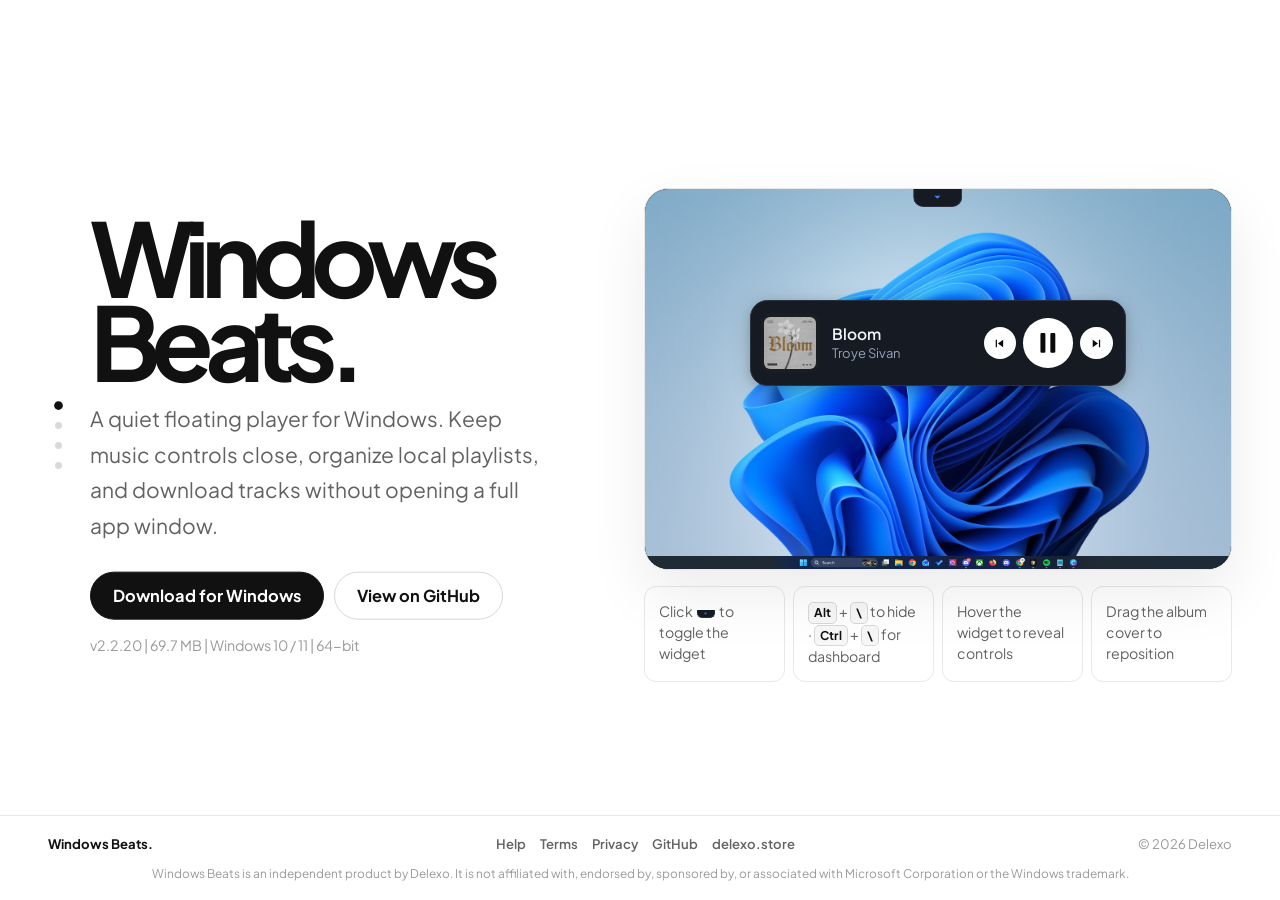
<file: website/index.html>
<!DOCTYPE html>
<html lang="en">
<head>
  <meta charset="utf-8" />
  <meta name="viewport" content="width=device-width, initial-scale=1" />
  <title>Windows Beats — Desktop player for Windows</title>
  <meta name="description" content="Windows Beats is a floating desktop player for Windows. Play local playlists, download from YouTube, Spotify, TikTok, and more — all from a minimal widget on your screen. Not affiliated with Microsoft." />
  <meta name="beats-repo" content="Delexoo/beats" />
  <link rel="icon" href="assets/app-icon.png" type="image/png" />
  <link rel="preconnect" href="https://fonts.googleapis.com" />
  <link rel="preconnect" href="https://fonts.gstatic.com" crossorigin />
  <link href="https://fonts.googleapis.com/css2?family=Anton&family=Plus+Jakarta+Sans:wght@400;500;600;700&display=swap" rel="stylesheet" />
  <link rel="stylesheet" href="css/main.css" />
</head>
<body>
  <main class="hero-viewport" id="hero-viewport" data-stage="home">
    <div class="shell-panel">
      <div class="hero-full">
        <div class="hero-inner">
          <div class="hero-grid">
            <div class="hero-left">
              <nav class="chapter-rail" id="chapter-rail" aria-label="Page sections">
                <div class="chapter-rail-inner">
                  <button type="button" class="chapter-dot is-active" data-stage="0" aria-label="Overview" aria-current="true"></button>
                  <button type="button" class="chapter-dot" data-stage="1" aria-label="Features"></button>
                  <button type="button" class="chapter-dot" data-stage="2" aria-label="How it works"></button>
                  <button type="button" class="chapter-dot" data-stage="3" aria-label="Download now"></button>
                </div>
              </nav>

              <div class="hero-stages">
                <div class="hero-stage hero-copy is-active" id="stage-home" data-stage-name="home">
                  <h1>Windows Beats.</h1>
                  <p class="lead">
                    A quiet floating player for Windows. Keep music controls close, organize local playlists, and download tracks without opening a full app window.
                  </p>
                  <div class="cta-stack">
                    <a id="download-btn" class="btn btn-primary" href="downloads/Beats-Setup-x64.exe" download="Beats-Setup-x64.exe">Download for Windows</a>
                    <a id="github-btn-secondary" class="btn btn-secondary" href="#" target="_blank" rel="noopener">View on GitHub</a>
                  </div>
                  <p class="meta" id="version-meta-home">Windows 10 / 11 · 64-bit</p>
                </div>

                <div class="hero-stage" id="stage-features" data-stage-name="features">
                  <section class="info-section">
                    <p class="features-heading">Small by design</p>
                    <p class="section-subtitle">A focused set of controls for listening while you work.</p>
                    <ol class="info-list">
                      <li class="feature-card">
                        <span class="feature-icon" aria-hidden="true">
                          <svg viewBox="0 0 24 24"><rect x="3" y="5" width="18" height="14" rx="2"/><path d="M8 21h8"/></svg>
                        </span>
                        <div class="feature-text">
                          <span class="info-name">Floating widget</span>
                          <span class="info-desc">Stays on top of any app, always within reach.</span>
                        </div>
                      </li>
                      <li class="feature-card">
                        <span class="feature-icon" aria-hidden="true">
                          <svg viewBox="0 0 24 24"><path d="M3 7h5l2 2h11v10H3z"/></svg>
                        </span>
                        <div class="feature-text">
                          <span class="info-name">Folder playlists</span>
                          <span class="info-desc">Your music, organized on disk the way you like it.</span>
                        </div>
                      </li>
                      <li class="feature-card">
                        <span class="feature-icon" aria-hidden="true">
                          <svg viewBox="0 0 24 24"><path d="M12 3v12"/><path d="M8 11l4 4 4-4"/><path d="M4 17v2a2 2 0 0 0 2 2h12a2 2 0 0 0 2-2v-2"/></svg>
                        </span>
                        <div class="feature-text">
                          <span class="info-name">Download from web</span>
                          <span class="info-desc">Save tracks from the web into your playlists.</span>
                        </div>
                      </li>
                      <li class="feature-card">
                        <span class="feature-icon" aria-hidden="true">
                          <svg viewBox="0 0 24 24"><path d="M6 9l6-4 6 4"/><path d="M4 20h16"/><path d="M8 9v11"/><path d="M16 9v11"/></svg>
                        </span>
                        <div class="feature-text">
                          <span class="info-name">Hide &amp; show</span>
                          <span class="info-desc">Alt+\ or the top chevron keeps the interface out of the way.</span>
                        </div>
                      </li>
                    </ol>
                  </section>
                </div>

                <div class="hero-stage" id="stage-how" data-stage-name="how">
                  <section class="info-section">
                    <p class="features-heading">Simple setup</p>
                    <p class="section-subtitle">Install, add music, and place the widget where it belongs.</p>
                    <ol class="info-list">
                      <li class="feature-card">
                        <span class="feature-icon" aria-hidden="true">
                          <svg viewBox="0 0 24 24"><path d="M12 3v12"/><path d="M8 11l4 4 4-4"/><path d="M4 17v2a2 2 0 0 0 2 2h12a2 2 0 0 0 2-2v-2"/></svg>
                        </span>
                        <div class="feature-text">
                          <span class="info-name">1. Download</span>
                          <span class="info-desc">Install Windows Beats on Windows in one click.</span>
                        </div>
                      </li>
                      <li class="feature-card">
                        <span class="feature-icon" aria-hidden="true">
                          <svg viewBox="0 0 24 24"><circle cx="12" cy="12" r="3"/><path d="M12 2v2M12 20v2M4.93 4.93l1.41 1.41M17.66 17.66l1.41 1.41M2 12h2M20 12h2M4.93 19.07l1.41-1.41M17.66 6.34l1.41-1.41"/></svg>
                        </span>
                        <div class="feature-text">
                          <span class="info-name">2. Add your music</span>
                          <span class="info-desc">Point to a folder or paste a link to download.</span>
                        </div>
                      </li>
                      <li class="feature-card">
                        <span class="feature-icon" aria-hidden="true">
                          <svg viewBox="0 0 24 24"><path d="M5 9l-3 3 3 3"/><path d="M9 5l3-3 3 3"/><path d="M15 19l-3 3-3-3"/><path d="M19 9l3 3-3 3"/><path d="M2 12h20"/><path d="M12 2v20"/></svg>
                        </span>
                        <div class="feature-text">
                          <span class="info-name">3. Place it anywhere</span>
                          <span class="info-desc">Drag the album art to position the widget.</span>
                        </div>
                      </li>
                      <li class="feature-card">
                        <span class="feature-icon" aria-hidden="true">
                          <svg viewBox="0 0 24 24"><path d="M17.94 17.94A10 10 0 0 1 12 20a10 10 0 0 1-7.07-2.93"/><path d="M6.06 6.06A10 10 0 0 1 12 4a10 10 0 0 1 7.07 2.93"/><path d="M2 2l20 20"/></svg>
                        </span>
                        <div class="feature-text">
                          <span class="info-name">4. Hide when needed</span>
                          <span class="info-desc">Alt+\ or the top chevron keeps your screen clear.</span>
                        </div>
                      </li>
                    </ol>
                  </section>
                </div>

                <div class="hero-stage" id="stage-download" data-stage-name="download">
                  <section class="download-section info-section">
                    <p class="features-heading">Ready when you are</p>
                    <p class="download-lead">Free for Windows 10 and 11. No account required.</p>
                    <div class="cta-stack">
                      <a id="download-btn-section" class="btn btn-primary" href="downloads/Beats-Setup-x64.exe" download="Beats-Setup-x64.exe">Download for Windows</a>
                      <a id="github-btn-section" class="btn btn-secondary" href="#" target="_blank" rel="noopener">View on GitHub</a>
                    </div>
                    <p class="meta" id="version-meta-section">Windows 10 / 11 · 64-bit</p>
                    <div class="download-badges">
                      <span class="download-badge">
                        <svg viewBox="0 0 24 24"><rect x="3" y="4" width="18" height="14" rx="2"/><path d="M7 20h10"/></svg>
                        Windows 10 / 11
                      </span>
                      <span class="download-badge">
                        <svg viewBox="0 0 24 24"><path d="M12 22s8-4 8-10V5l-8-3-8 3v7c0 6 8 10 8 10z"/></svg>
                        Open source
                      </span>
                      <span class="download-badge">
                        <svg viewBox="0 0 24 24"><path d="M20 6L9 17l-5-5"/></svg>
                        No account
                      </span>
                    </div>
                  </section>
                </div>
              </div>
            </div>

            <div class="preview">
              <div class="desktop-sim" aria-label="Windows 11 desktop preview with Windows Beats widget">
                <div class="desktop-screen" id="desktop-screen">
                  <img class="desktop-wallpaper" src="assets/Windows11.jpg" alt="" draggable="false" aria-hidden="true" />
                  <button type="button" class="desktop-hide-tab" id="desktop-hide-tab" aria-label="Hide widget">
                    <svg viewBox="0 0 16 16" aria-hidden="true"><path d="M4 6l4 4 4-4z"/></svg>
                  </button>
                  <div class="desktop-widget-wrap" id="desktop-widget-wrap">
                    <div class="beats-pill" id="beats-pill" tabindex="0" role="group" aria-label="Windows Beats player preview">
                      <div class="pill-hover-controls" id="pill-hover-controls" aria-hidden="true">
                        <button type="button" class="ctrl ctrl-util ctrl-loop" id="pill-loop-btn" aria-label="Loop current song" aria-pressed="false">
                          <img src="assets/loop.png" alt="" width="12" height="12" draggable="false" />
                        </button>
                        <button type="button" class="ctrl ctrl-util" id="pill-gear-btn" aria-label="Open dashboard">
                          <svg viewBox="0 0 24 24" aria-hidden="true">
                            <path d="M19.14 12.94c.04-.3.06-.61.06-.94 0-.32-.02-.64-.07-.94l2.03-1.58a.5.5 0 0 0 .12-.61l-1.92-3.32a.5.5 0 0 0-.59-.22l-2.39.96a7.7 7.7 0 0 1-1.62-.94l-.36-2.54a.5.5 0 0 0-.47-.41h-3.84a.5.5 0 0 0-.47.41l-.36 2.54a7.7 7.7 0 0 1-1.62.94l-2.39-.96a.5.5 0 0 0-.59.22L2.74 8.87a.5.5 0 0 0 .12.61l2.03 1.58c-.05.3-.09.63-.09.94s.02.64.07.94l-2.03 1.58a.5.5 0 0 0-.12.61l1.92 3.32c.12.22.37.29.59.22l2.39-.96c.5.38 1.03.7 1.62.94l.36 2.54c.04.24.24.41.48.41h3.84c.24 0 .44-.17.47-.41l.36-2.54c.59-.24 1.13-.56 1.62-.94l2.39.96c.22.08.47 0 .59-.22l1.92-3.32a.5.5 0 0 0-.12-.61l-2.01-1.58zM12 15.6a3.6 3.6 0 1 1 0-7.2 3.6 3.6 0 0 1 0 7.2z"/>
                          </svg>
                        </button>
                      </div>
                      <div class="pill-core">
                        <div class="pill-art" id="pill-drag-handle" role="button" aria-label="Drag to move widget" tabindex="-1">
                          <img src="assets/albumcover.png" alt="" width="42" height="42" draggable="false" />
                        </div>
                        <div class="pill-info" id="pill-info">
                          <div class="pill-title" id="pill-title">Bloom</div>
                          <div class="pill-artist" id="pill-artist">Troye Sivan</div>
                        </div>
                        <div class="pill-controls">
                          <button type="button" class="ctrl ctrl-sm" aria-label="Previous track">
                            <svg viewBox="0 0 24 24" aria-hidden="true"><path d="M6 6h2v12H6zm3.5 6l8.5 6V6z"/></svg>
                          </button>
                          <button type="button" class="ctrl ctrl-lg" id="pill-play-btn" aria-label="Pause">
                            <svg viewBox="0 0 24 24" aria-hidden="true"><path d="M6 5a1 1 0 0 1 1-1h2a1 1 0 0 1 1 1v14a1 1 0 0 1-1 1H7a1 1 0 0 1-1-1V5zm8 0a1 1 0 0 1 1-1h2a1 1 0 0 1 1 1v14a1 1 0 0 1-1 1h-2a1 1 0 0 1-1-1V5z"/></svg>
                          </button>
                          <button type="button" class="ctrl ctrl-sm" aria-label="Next track">
                            <svg viewBox="0 0 24 24" aria-hidden="true"><path d="M6 18L14.5 12 6 6V18zM16 6v12h2V6z"/></svg>
                          </button>
                        </div>
                      </div>
                    </div>
                  </div>
                </div>
                <div class="desktop-taskbar-wrap" aria-hidden="true">
                  <img class="desktop-taskbar" src="assets/taskbar.png" alt="" draggable="false" />
                </div>
              </div>
              <div class="widget-tips" aria-label="Widget tips">
                <p class="widget-tips-title">Quick tips</p>
                <ul class="widget-tips-list">
                  <li class="widget-tip-card">
                    <p class="widget-tip-text">
                      Click
                      <span class="widget-tip-tab" aria-hidden="true">
                        <svg viewBox="0 0 16 16"><path d="M4 6l4 4 4-4z"/></svg>
                      </span>
                      to toggle the widget
                    </p>
                  </li>
                  <li class="widget-tip-card">
                    <p class="widget-tip-text"><kbd>Alt</kbd> + <kbd>\</kbd> to hide · <kbd>Ctrl</kbd> + <kbd>\</kbd> for dashboard</p>
                  </li>
                  <li class="widget-tip-card">
                    <p class="widget-tip-text">Hover the widget to reveal controls</p>
                  </li>
                  <li class="widget-tip-card">
                    <p class="widget-tip-text">Drag the album cover to reposition</p>
                  </li>
                </ul>
              </div>
            </div>
          </div>
        </div>
      </div>
    </div>

    <footer class="panel-footer">
      <div class="footer-inner">
        <p class="footer-brand">Windows Beats.</p>
        <nav class="footer-nav" aria-label="Footer">
          <a href="help.html">Help</a>
          <a href="terms.html">Terms</a>
          <a href="privacy.html">Privacy</a>
          <a href="https://github.com/Delexoo/beats" target="_blank" rel="noopener">GitHub</a>
          <a href="https://delexo.store">delexo.store</a>
        </nav>
        <p class="footer-copy">© 2026 Delexo</p>
      </div>
      <p class="footer-disclaimer">
        Windows Beats is an independent product by Delexo. It is not affiliated with, endorsed by, sponsored by, or associated with Microsoft Corporation or the Windows trademark.
      </p>
    </footer>
  </main>

  <script src="js/download.js" defer></script>
  <script defer>
    (function () {
      function load(src) {
        var s = document.createElement("script");
        s.src = src;
        s.defer = true;
        document.body.appendChild(s);
      }

      // Desktop-only interactions: stage navigation + widget preview demo.
      // On smaller devices we keep things lightweight and scroll-first.
      if (window.matchMedia("(min-width: 1041px)").matches) {
        load("js/stages.js");
        load("js/pill-demo.js");
        load("js/pill-interaction.js");
        load("js/widget-preview.js");
      }
    })();
  </script>
</body>
</html>
</file>
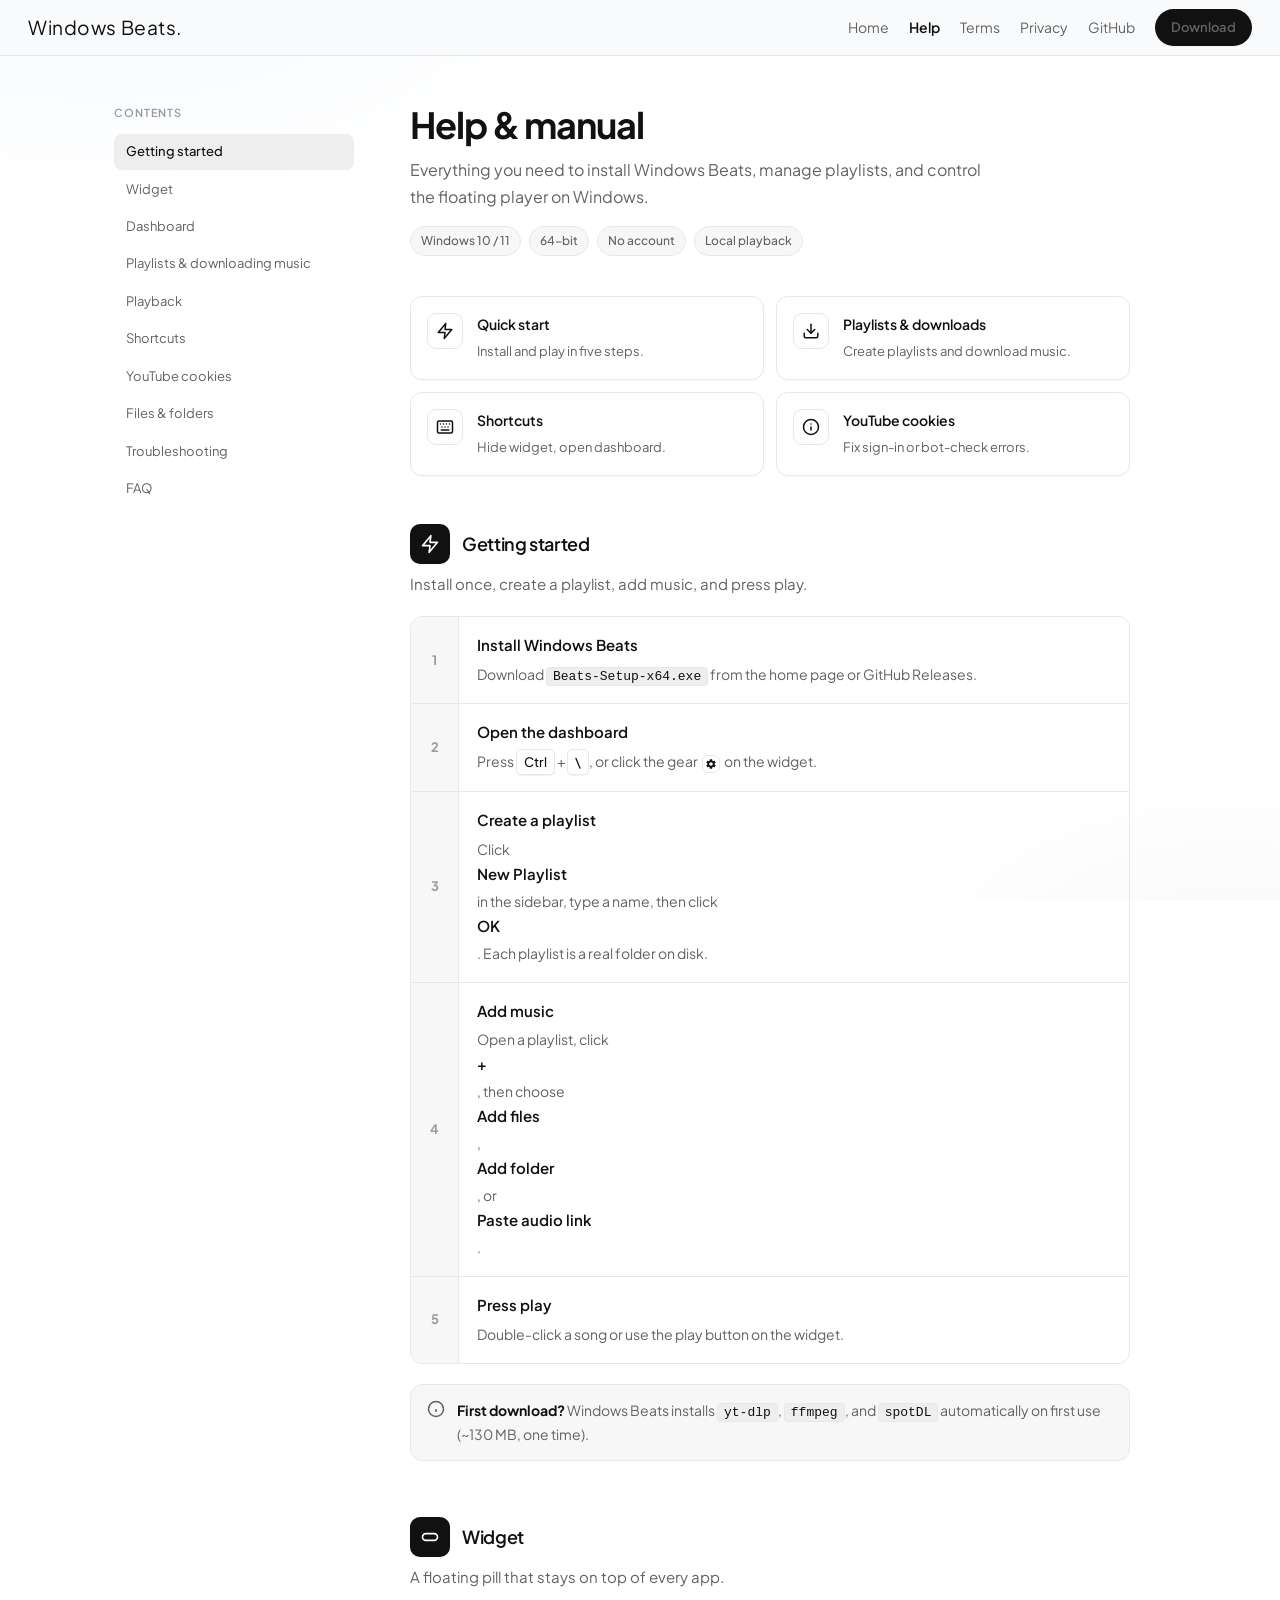
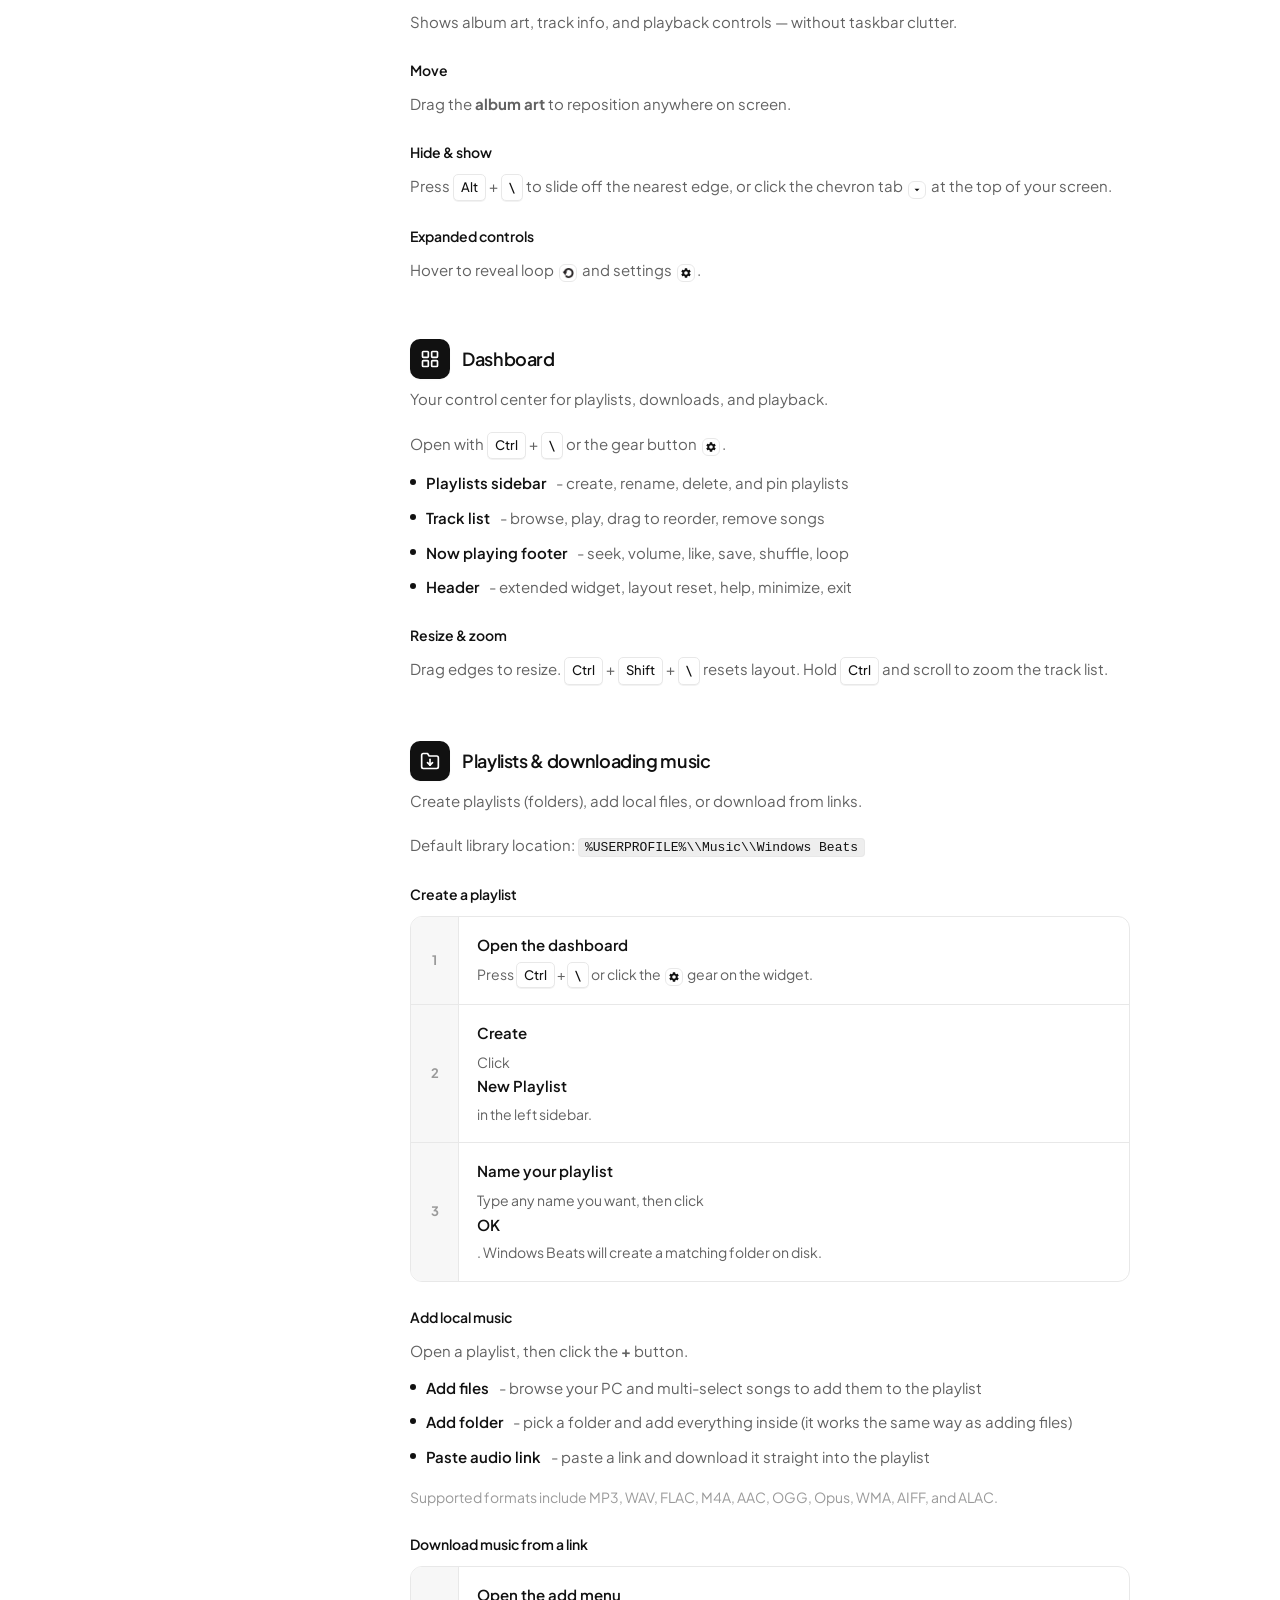
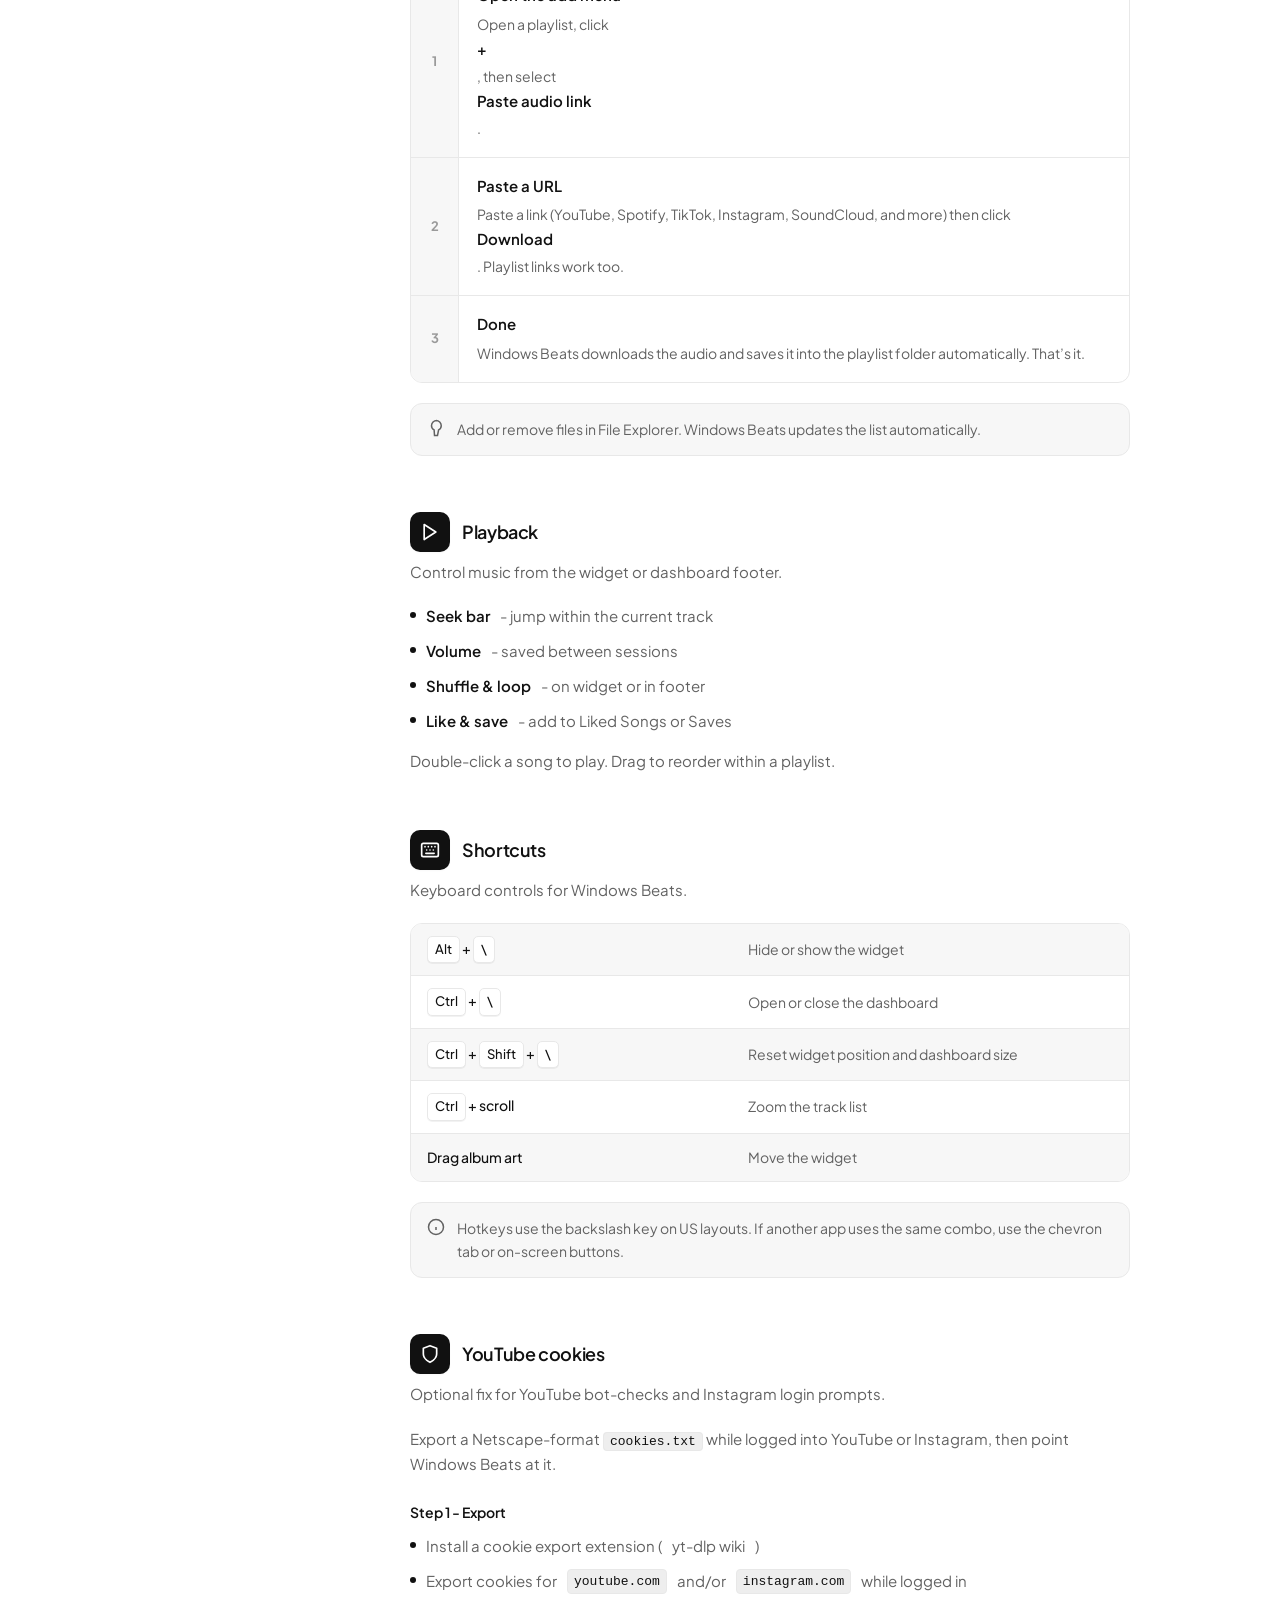
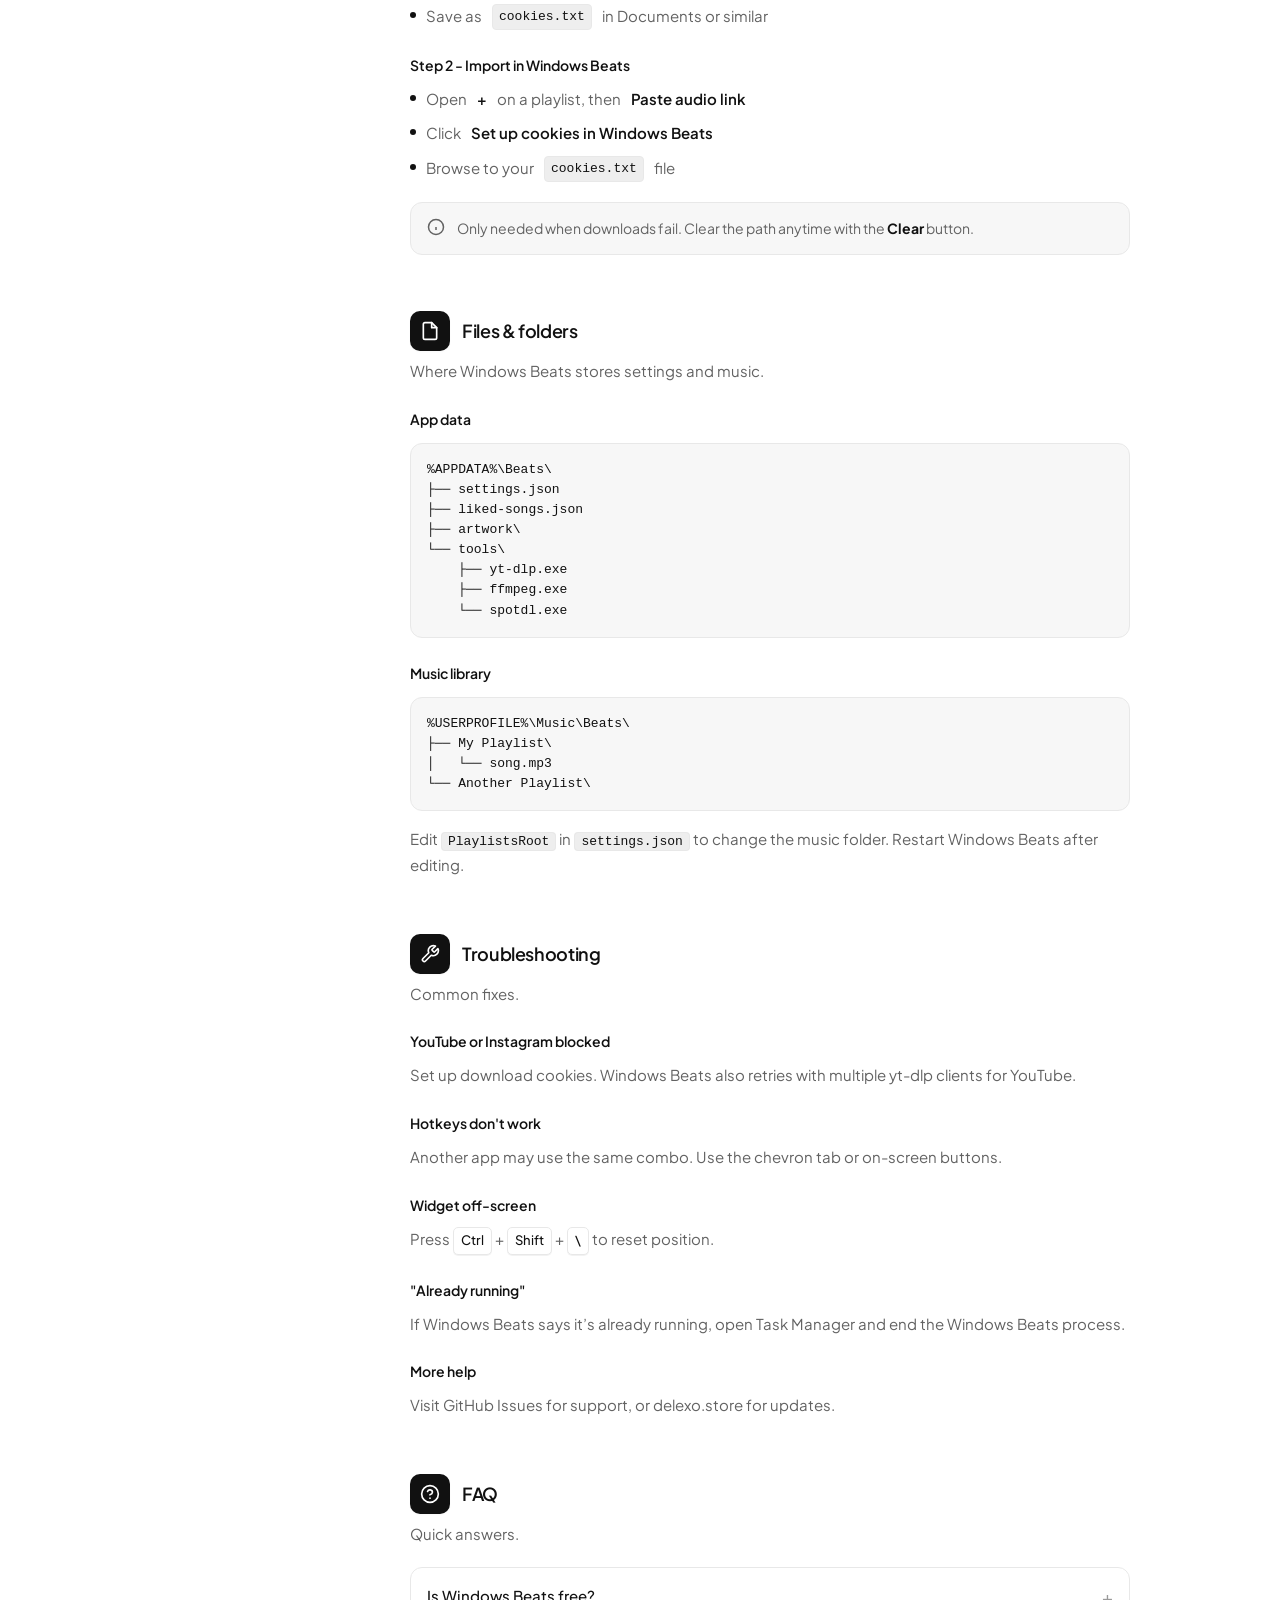
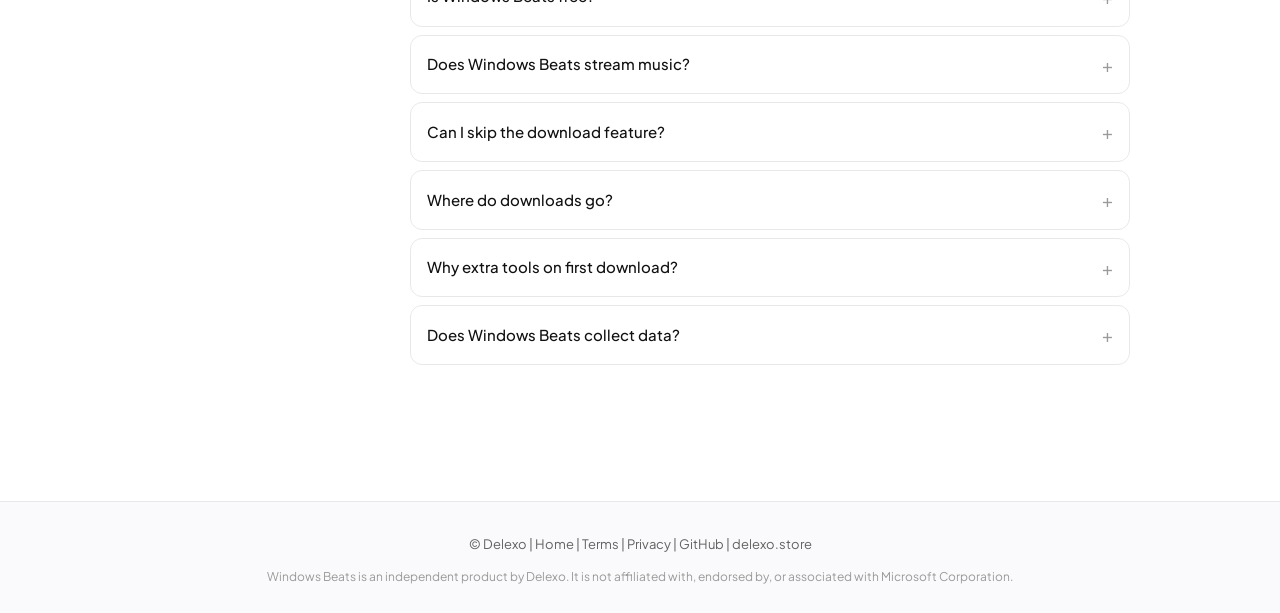
<file: website/help.html>
<!DOCTYPE html>
<html lang="en">
<head>
  <meta charset="utf-8" />
  <meta name="viewport" content="width=device-width, initial-scale=1" />
  <title>Help - Windows Beats</title>
  <meta name="description" content="User manual for Windows Beats - the floating desktop music player for Windows. Not affiliated with Microsoft." />
  <meta name="Windows Beats-repo" content="Delexoo/beats" />
  <base href="./" />
  <link rel="icon" href="assets/app-icon.png" type="image/png" />
  <link rel="preconnect" href="https://fonts.googleapis.com" />
  <link rel="preconnect" href="https://fonts.gstatic.com" crossorigin />
  <link href="https://fonts.googleapis.com/css2?family=Anton&family=Plus+Jakarta+Sans:wght@400;500;600;700&display=swap" rel="stylesheet" />
  <link rel="stylesheet" href="css/help.css" />
</head>
<body>

  <header class="header">
    <a class="brand" href="./">Windows Beats.</a>
    <nav class="nav" aria-label="Site">
      <a href="./">Home</a>
      <a href="help.html" class="active">Help</a>
      <a href="terms.html">Terms</a>
      <a href="privacy.html">Privacy</a>
      <a href="https://github.com/Delexoo/beats" target="_blank" rel="noopener">GitHub</a>
      <a class="btn-dl" id="download-link" href="#">Download</a>
    </nav>
  </header>

  <div class="layout">
    <aside class="sidebar" aria-label="Contents">
      <p class="sidebar-title">Contents</p>
      <ul class="toc" id="toc">
        <li><a href="#getting-started">Getting started</a></li>
        <li><a href="#widget">Widget</a></li>
        <li><a href="#dashboard">Dashboard</a></li>
        <li><a href="#playlists-downloading">Playlists &amp; downloading music</a></li>
        <li><a href="#playback">Playback</a></li>
        <li><a href="#shortcuts">Shortcuts</a></li>
        <li><a href="#youtube-cookies">YouTube cookies</a></li>
        <li><a href="#files">Files &amp; folders</a></li>
        <li><a href="#troubleshooting">Troubleshooting</a></li>
        <li><a href="#faq">FAQ</a></li>
      </ul>
    </aside>

    <main class="content">
      <div class="page-hero">
        <h1>Help &amp; manual</h1>
        <p>Everything you need to install Windows Beats, manage playlists, and control the floating player on Windows.</p>
        <div class="tags">
          <span class="tag">Windows 10 / 11</span>
          <span class="tag">64-bit</span>
          <span class="tag">No account</span>
          <span class="tag">Local playback</span>
        </div>
      </div>

      <nav class="quick-grid" aria-label="Popular topics">
        <a class="quick-card" href="#getting-started">
          <span class="quick-icon" aria-hidden="true">
            <svg viewBox="0 0 24 24"><path d="M13 2L3 14h9l-1 8 10-12h-9l1-8z"/></svg>
          </span>
          <span class="quick-text">
            <strong>Quick start</strong>
            <span>Install and play in five steps.</span>
          </span>
        </a>
        <a class="quick-card" href="#playlists-downloading">
          <span class="quick-icon" aria-hidden="true">
            <svg viewBox="0 0 24 24"><path d="M21 15v4a2 2 0 0 1-2 2H5a2 2 0 0 1-2-2v-4"/><polyline points="7 10 12 15 17 10"/><line x1="12" y1="15" x2="12" y2="3"/></svg>
          </span>
          <span class="quick-text">
            <strong>Playlists &amp; downloads</strong>
            <span>Create playlists and download music.</span>
          </span>
        </a>
        <a class="quick-card" href="#shortcuts">
          <span class="quick-icon" aria-hidden="true">
            <svg viewBox="0 0 24 24"><rect x="2" y="4" width="20" height="16" rx="2"/><path d="M6 8h.01M10 8h.01M14 8h.01M18 8h.01M8 12h.01M12 12h.01M16 12h.01M7 16h10"/></svg>
          </span>
          <span class="quick-text">
            <strong>Shortcuts</strong>
            <span>Hide widget, open dashboard.</span>
          </span>
        </a>
        <a class="quick-card" href="#youtube-cookies">
          <span class="quick-icon" aria-hidden="true">
            <svg viewBox="0 0 24 24"><circle cx="12" cy="12" r="10"/><path d="M12 16v-4M12 8h.01"/></svg>
          </span>
          <span class="quick-text">
            <strong>YouTube cookies</strong>
            <span>Fix sign-in or bot-check errors.</span>
          </span>
        </a>
      </nav>

      <section id="getting-started">
        <div class="section-head">
          <span class="section-icon" aria-hidden="true">
            <svg viewBox="0 0 24 24"><path d="M13 2L3 14h9l-1 8 10-12h-9l1-8z"/></svg>
          </span>
          <h2>Getting started</h2>
        </div>
        <p class="lead">Install once, create a playlist, add music, and press play.</p>

        <ol class="steps">
          <li>
            <span class="step-num">1</span>
            <div class="step-body">
              <strong>Install Windows Beats</strong>
              <span>Download <code>Beats-Setup-x64.exe</code> from the <a href="./">home page</a> or <a href="https://github.com/Delexoo/beats/releases/latest" target="_blank" rel="noopener">GitHub Releases</a>.</span>
            </div>
          </li>
          <li>
            <span class="step-num">2</span>
            <div class="step-body">
              <strong>Open the dashboard</strong>
              <span>Press <kbd>Ctrl</kbd> + <kbd>\</kbd>, or click the gear <span class="ui-icon" aria-hidden="true"><svg viewBox="0 0 24 24"><path d="M19.14 12.94c.04-.3.06-.61.06-.94 0-.32-.02-.64-.07-.94l2.03-1.58a.5.5 0 0 0 .12-.61l-1.92-3.32a.5.5 0 0 0-.59-.22l-2.39.96a7.7 7.7 0 0 1-1.62-.94l-.36-2.54a.5.5 0 0 0-.47-.41h-3.84a.5.5 0 0 0-.47.41l-.36 2.54a7.7 7 0 0 1-1.62.94l-2.39-.96a.5.5 0 0 0-.59.22L2.74 8.87a.5.5 0 0 0 .12.61l2.03 1.58c-.05.3-.09.63-.09.94s.02.64.07.94l-2.03 1.58a.5.5 0 0 0-.12.61l1.92 3.32c.12.22.37.29.59.22l2.39-.96c.5.38 1.03.7 1.62.94l.36 2.54c.04.24.24.41.48.41h3.84c.24 0 .44-.17.47-.41l.36-2.54c.59-.24 1.13-.56 1.62-.94l2.39.96c.22.08.47 0 .59-.22l1.92-3.32a.5.5 0 0 0-.12-.61l-2.01-1.58zM12 15.6a3.6 3.6 0 1 1 0-7.2 3.6 3.6 0 0 1 0 7.2z"/></svg></span> on the widget.</span>
            </div>
          </li>
          <li>
            <span class="step-num">3</span>
            <div class="step-body">
              <strong>Create a playlist</strong>
              <span>Click <strong>New Playlist</strong> in the sidebar, type a name, then click <strong>OK</strong>. Each playlist is a real folder on disk.</span>
            </div>
          </li>
          <li>
            <span class="step-num">4</span>
            <div class="step-body">
              <strong>Add music</strong>
              <span>Open a playlist, click <strong>+</strong>, then choose <strong>Add files</strong>, <strong>Add folder</strong>, or <strong>Paste audio link</strong>.</span>
            </div>
          </li>
          <li>
            <span class="step-num">5</span>
            <div class="step-body">
              <strong>Press play</strong>
              <span>Double-click a song or use the play button on the widget.</span>
            </div>
          </li>
        </ol>

        <div class="note">
          <svg viewBox="0 0 24 24" aria-hidden="true"><circle cx="12" cy="12" r="10"/><path d="M12 16v-4M12 8h.01"/></svg>
          <span><strong>First download?</strong> Windows Beats installs <code>yt-dlp</code>, <code>ffmpeg</code>, and <code>spotDL</code> automatically on first use (~130 MB, one time).</span>
        </div>
      </section>

      <section id="widget">
        <div class="section-head">
          <span class="section-icon" aria-hidden="true">
            <svg viewBox="0 0 24 24"><rect x="3" y="8" width="18" height="8" rx="4"/></svg>
          </span>
          <h2>Widget</h2>
        </div>
        <p class="lead">A floating pill that stays on top of every app.</p>
        <p>Shows album art, track info, and playback controls — without taskbar clutter.</p>

        <h3>Move</h3>
        <p>Drag the <strong>album art</strong> to reposition anywhere on screen.</p>

        <h3>Hide &amp; show</h3>
        <p>Press <kbd>Alt</kbd> + <kbd>\</kbd> to slide off the nearest edge, or click the chevron tab <span class="ui-icon chevron" aria-hidden="true"><svg viewBox="0 0 16 16"><path d="M4 6l4 4 4-4z"/></svg></span> at the top of your screen.</p>

        <h3>Expanded controls</h3>
        <p>Hover to reveal loop <span class="ui-img" aria-hidden="true"><img src="assets/loop.png" alt="" /></span> and settings <span class="ui-icon" aria-hidden="true"><svg viewBox="0 0 24 24"><path d="M19.14 12.94c.04-.3.06-.61.06-.94 0-.32-.02-.64-.07-.94l2.03-1.58a.5.5 0 0 0 .12-.61l-1.92-3.32a.5.5 0 0 0-.59-.22l-2.39.96a7.7 7.7 0 0 1-1.62-.94l-.36-2.54a.5.5 0 0 0-.47-.41h-3.84a.5.5 0 0 0-.47.41l-.36 2.54a7.7 7.7 0 0 1-1.62.94l-2.39-.96a.5.5 0 0 0-.59.22L2.74 8.87a.5.5 0 0 0 .12.61l2.03 1.58c-.05.3-.09.63-.09.94s.02.64.07.94l-2.03 1.58a.5.5 0 0 0-.12.61l1.92 3.32c.12.22.37.29.59.22l2.39-.96c.5.38 1.03.7 1.62.94l.36 2.54c.04.24.24.41.48.41h3.84c.24 0 .44-.17.47-.41l.36-2.54c.59-.24 1.13-.56 1.62-.94l2.39.96c.22.08.47 0 .59-.22l1.92-3.32a.5.5 0 0 0-.12-.61l-2.01-1.58zM12 15.6a3.6 3.6 0 1 1 0-7.2 3.6 3.6 0 0 1 0 7.2z\"/></svg></span>.</p>
      </section>

      <section id="dashboard">
        <div class="section-head">
          <span class="section-icon" aria-hidden="true">
            <svg viewBox="0 0 24 24"><rect x="3" y="3" width="7" height="7" rx="1"/><rect x="14" y="3" width="7" height="7" rx="1"/><rect x="3" y="14" width="7" height="7" rx="1"/><rect x="14" y="14" width="7" height="7" rx="1"/></svg>
          </span>
          <h2>Dashboard</h2>
        </div>
        <p class="lead">Your control center for playlists, downloads, and playback.</p>
        <p>Open with <kbd>Ctrl</kbd> + <kbd>\</kbd> or the gear button <span class="ui-icon" aria-hidden="true"><svg viewBox="0 0 24 24"><path d="M19.14 12.94c.04-.3.06-.61.06-.94 0-.32-.02-.64-.07-.94l2.03-1.58a.5.5 0 0 0 .12-.61l-1.92-3.32a.5.5 0 0 0-.59-.22l-2.39.96a7.7 7.7 0 0 1-1.62-.94l-.36-2.54a.5.5 0 0 0-.47-.41h-3.84a.5.5 0 0 0-.47.41l-.36 2.54a7.7 7.7 0 0 1-1.62.94l-2.39-.96a.5.5 0 0 0-.59.22L2.74 8.87a.5.5 0 0 0 .12.61l2.03 1.58c-.05.3-.09.63-.09.94s.02.64.07.94l-2.03 1.58a.5.5 0 0 0-.12.61l1.92 3.32c.12.22.37.29.59.22l2.39-.96c.5.38 1.03.7 1.62.94l.36 2.54c.04.24.24.41.48.41h3.84c.24 0 .44-.17.47-.41l.36-2.54c.59-.24 1.13-.56 1.62-.94l2.39.96c.22.08.47 0 .59-.22l1.92-3.32a.5.5 0 0 0-.12-.61l-2.01-1.58zM12 15.6a3.6 3.6 0 1 1 0-7.2 3.6 3.6 0 0 1 0 7.2z\"/></svg></span>.</p>

        <ul class="list">
          <li><strong>Playlists sidebar</strong> - create, rename, delete, and pin playlists</li>
          <li><strong>Track list</strong> - browse, play, drag to reorder, remove songs</li>
          <li><strong>Now playing footer</strong> - seek, volume, like, save, shuffle, loop</li>
          <li><strong>Header</strong> - extended widget, layout reset, help, minimize, exit</li>
        </ul>

        <h3>Resize &amp; zoom</h3>
        <p>Drag edges to resize. <kbd>Ctrl</kbd> + <kbd>Shift</kbd> + <kbd>\</kbd> resets layout. Hold <kbd>Ctrl</kbd> and scroll to zoom the track list.</p>
      </section>

      <section id="playlists-downloading">
        <div class="section-head">
          <span class="section-icon" aria-hidden="true">
            <svg viewBox="0 0 24 24"><path d="M22 19a2 2 0 0 1-2 2H4a2 2 0 0 1-2-2V5a2 2 0 0 1 2-2h5l2 3h9a2 2 0 0 1 2 2z"/><path d="M12 10v7"/><path d="M9 14l3 3 3-3"/></svg>
          </span>
          <h2>Playlists &amp; downloading music</h2>
        </div>
        <p class="lead">Create playlists (folders), add local files, or download from links.</p>
        <p>Default library location: <code>%USERPROFILE%\\Music\\Windows Beats</code></p>

        <h3>Create a playlist</h3>
        <ol class="steps">
          <li>
            <span class="step-num">1</span>
            <div class="step-body">
              <strong>Open the dashboard</strong>
              <span>Press <kbd>Ctrl</kbd> + <kbd>\</kbd> or click the <span class="ui-icon" aria-hidden="true"><svg viewBox="0 0 24 24"><path d="M19.14 12.94c.04-.3.06-.61.06-.94 0-.32-.02-.64-.07-.94l2.03-1.58a.5.5 0 0 0 .12-.61l-1.92-3.32a.5.5 0 0 0-.59-.22l-2.39.96a7.7 7.7 0 0 1-1.62-.94l-.36-2.54a.5.5 0 0 0-.47-.41h-3.84a.5.5 0 0 0-.47.41l-.36 2.54a7.7 7.7 0 0 1-1.62.94l-2.39-.96a.5.5 0 0 0-.59.22L2.74 8.87a.5.5 0 0 0 .12.61l2.03 1.58c-.05.3-.09.63-.09.94s.02.64.07.94l-2.03 1.58a.5.5 0 0 0-.12.61l1.92 3.32c.12.22.37.29.59.22l2.39-.96c.5.38 1.03.7 1.62.94l.36 2.54c.04.24.24.41.48.41h3.84c.24 0 .44-.17.47-.41l.36-2.54c.59-.24 1.13-.56 1.62-.94l2.39.96c.22.08.47 0 .59-.22l1.92-3.32a.5.5 0 0 0-.12-.61l-2.01-1.58zM12 15.6a3.6 3.6 0 1 1 0-7.2 3.6 3.6 0 0 1 0 7.2z\"/></svg></span> gear on the widget.</span>
            </div>
          </li>
          <li>
            <span class="step-num">2</span>
            <div class="step-body">
              <strong>Create</strong>
              <span>Click <strong>New Playlist</strong> in the left sidebar.</span>
            </div>
          </li>
          <li>
            <span class="step-num">3</span>
            <div class="step-body">
              <strong>Name your playlist</strong>
              <span>Type any name you want, then click <strong>OK</strong>. Windows Beats will create a matching folder on disk.</span>
            </div>
          </li>
        </ol>

        <h3>Add local music</h3>
        <p>Open a playlist, then click the <strong>+</strong> button.</p>
        <ul class="list">
          <li><strong>Add files</strong> - browse your PC and multi-select songs to add them to the playlist</li>
          <li><strong>Add folder</strong> - pick a folder and add everything inside (it works the same way as adding files)</li>
          <li><strong>Paste audio link</strong> - paste a link and download it straight into the playlist</li>
        </ul>
        <p class="muted-line">Supported formats include MP3, WAV, FLAC, M4A, AAC, OGG, Opus, WMA, AIFF, and ALAC.</p>

        <h3>Download music from a link</h3>
        <ol class="steps">
          <li>
            <span class="step-num">1</span>
            <div class="step-body">
              <strong>Open the add menu</strong>
              <span>Open a playlist, click <strong>+</strong>, then select <strong>Paste audio link</strong>.</span>
            </div>
          </li>
          <li>
            <span class="step-num">2</span>
            <div class="step-body">
              <strong>Paste a URL</strong>
              <span>Paste a link (YouTube, Spotify, TikTok, Instagram, SoundCloud, and more) then click <strong>Download</strong>. Playlist links work too.</span>
            </div>
          </li>
          <li>
            <span class="step-num">3</span>
            <div class="step-body">
              <strong>Done</strong>
              <span>Windows Beats downloads the audio and saves it into the playlist folder automatically. That’s it.</span>
            </div>
          </li>
        </ol>

        <div class="note tip">
          <svg viewBox="0 0 24 24" aria-hidden="true"><path d="M12 2a7 7 0 0 1 7 7c0 2.5-1.5 4.5-3.5 5.5L14 22h-4l-.5-7.5C7.5 13.5 6 11.5 6 9a7 7 0 0 1 7-7z"/></svg>
          <span>Add or remove files in File Explorer. Windows Beats updates the list automatically.</span>
        </div>
      </section>

      <div id="downloads" class="anchor-alias" aria-hidden="true"></div>
      <div id="playlists" class="anchor-alias" aria-hidden="true"></div>

      <section id="playback">
        <div class="section-head">
          <span class="section-icon" aria-hidden="true">
            <svg viewBox="0 0 24 24"><polygon points="5 3 19 12 5 21 5 3"/></svg>
          </span>
          <h2>Playback</h2>
        </div>
        <p class="lead">Control music from the widget or dashboard footer.</p>

        <ul class="list">
          <li><strong>Seek bar</strong> - jump within the current track</li>
          <li><strong>Volume</strong> - saved between sessions</li>
          <li><strong>Shuffle &amp; loop</strong> - on widget or in footer</li>
          <li><strong>Like &amp; save</strong> - add to Liked Songs or Saves</li>
        </ul>

        <p>Double-click a song to play. Drag to reorder within a playlist.</p>
      </section>

      <section id="shortcuts">
        <div class="section-head">
          <span class="section-icon" aria-hidden="true">
            <svg viewBox="0 0 24 24"><rect x="2" y="4" width="20" height="16" rx="2"/><path d="M6 8h.01M10 8h.01M14 8h.01M18 8h.01M8 12h.01M12 12h.01M16 12h.01M7 16h10"/></svg>
          </span>
          <h2>Shortcuts</h2>
        </div>
        <p class="lead">Keyboard controls for Windows Beats.</p>

        <div class="keys">
          <div class="key-row">
            <span class="key-combo"><kbd>Alt</kbd> + <kbd>\</kbd></span>
            <span class="key-desc">Hide or show the widget</span>
          </div>
          <div class="key-row">
            <span class="key-combo"><kbd>Ctrl</kbd> + <kbd>\</kbd></span>
            <span class="key-desc">Open or close the dashboard</span>
          </div>
          <div class="key-row">
            <span class="key-combo"><kbd>Ctrl</kbd> + <kbd>Shift</kbd> + <kbd>\</kbd></span>
            <span class="key-desc">Reset widget position and dashboard size</span>
          </div>
          <div class="key-row">
            <span class="key-combo"><kbd>Ctrl</kbd> + scroll</span>
            <span class="key-desc">Zoom the track list</span>
          </div>
          <div class="key-row">
            <span class="key-combo">Drag album art</span>
            <span class="key-desc">Move the widget</span>
          </div>
        </div>

        <div class="note tip">
          <svg viewBox="0 0 24 24" aria-hidden="true"><circle cx="12" cy="12" r="10"/><path d="M12 16v-4M12 8h.01"/></svg>
          <span>Hotkeys use the backslash key on US layouts. If another app uses the same combo, use the chevron tab or on-screen buttons.</span>
        </div>
      </section>

      <section id="youtube-cookies">
        <div class="section-head">
          <span class="section-icon" aria-hidden="true">
            <svg viewBox="0 0 24 24"><path d="M12 22s8-4 8-10V5l-8-3-8 3v7c0 6 8 10 8 10z"/></svg>
          </span>
          <h2>YouTube cookies</h2>
        </div>
        <p class="lead">Optional fix for YouTube bot-checks and Instagram login prompts.</p>
        <p>Export a Netscape-format <code>cookies.txt</code> while logged into YouTube or Instagram, then point Windows Beats at it.</p>

        <h3>Step 1 - Export</h3>
        <ul class="list">
          <li>Install a cookie export extension (<a href="https://github.com/yt-dlp/yt-dlp/wiki/Extractors#exporting-youtube-cookies" target="_blank" rel="noopener">yt-dlp wiki</a>)</li>
          <li>Export cookies for <code>youtube.com</code> and/or <code>instagram.com</code> while logged in</li>
          <li>Save as <code>cookies.txt</code> in Documents or similar</li>
        </ul>

        <h3>Step 2 - Import in Windows Beats</h3>
        <ul class="list">
          <li>Open <strong>+</strong> on a playlist, then <strong>Paste audio link</strong></li>
          <li>Click <strong>Set up cookies in Windows Beats</strong></li>
          <li>Browse to your <code>cookies.txt</code> file</li>
        </ul>

        <div class="note">
          <svg viewBox="0 0 24 24" aria-hidden="true"><circle cx="12" cy="12" r="10"/><path d="M12 16v-4M12 8h.01"/></svg>
          <span>Only needed when downloads fail. Clear the path anytime with the <strong>Clear</strong> button.</span>
        </div>
      </section>

      <section id="files">
        <div class="section-head">
          <span class="section-icon" aria-hidden="true">
            <svg viewBox="0 0 24 24"><path d="M14 2H6a2 2 0 0 0-2 2v16a2 2 0 0 0 2 2h12a2 2 0 0 0 2-2V8z"/><polyline points="14 2 14 8 20 8"/></svg>
          </span>
          <h2>Files &amp; folders</h2>
        </div>
        <p class="lead">Where Windows Beats stores settings and music.</p>

        <h3>App data</h3>
        <pre><code>%APPDATA%\Beats\
├── settings.json
├── liked-songs.json
├── artwork\
└── tools\
    ├── yt-dlp.exe
    ├── ffmpeg.exe
    └── spotdl.exe</code></pre>

        <h3>Music library</h3>
        <pre><code>%USERPROFILE%\Music\Beats\
├── My Playlist\
│   └── song.mp3
└── Another Playlist\</code></pre>

        <p>Edit <code>PlaylistsRoot</code> in <code>settings.json</code> to change the music folder. Restart Windows Beats after editing.</p>
      </section>

      <section id="troubleshooting">
        <div class="section-head">
          <span class="section-icon" aria-hidden="true">
            <svg viewBox="0 0 24 24"><path d="M14.7 6.3a1 1 0 0 0 0 1.4l1.6 1.6a1 1 0 0 0 1.4 0l3.77-3.77a6 6 0 0 1-7.94 7.94l-6.91 6.91a2.12 2.12 0 0 1-3-3l6.91-6.91a6 6 0 0 1 7.94-7.94l-3.76 3.76z"/></svg>
          </span>
          <h2>Troubleshooting</h2>
        </div>
        <p class="lead">Common fixes.</p>

        <h3>YouTube or Instagram blocked</h3>
        <p>Set up <a href="#youtube-cookies">download cookies</a>. Windows Beats also retries with multiple yt-dlp clients for YouTube.</p>

        <h3>Hotkeys don't work</h3>
        <p>Another app may use the same combo. Use the chevron tab or on-screen buttons.</p>

        <h3>Widget off-screen</h3>
        <p>Press <kbd>Ctrl</kbd> + <kbd>Shift</kbd> + <kbd>\</kbd> to reset position.</p>

        <h3>"Already running"</h3>
        <p>If Windows Beats says it’s already running, open Task Manager and end the Windows Beats process.</p>

        <h3>More help</h3>
        <p>Visit <a href="https://github.com/Delexoo/beats/issues" target="_blank" rel="noopener">GitHub Issues</a> for support, or <a href="https://delexo.store" target="_blank" rel="noopener">delexo.store</a> for updates.</p>
      </section>

      <section id="faq">
        <div class="section-head">
          <span class="section-icon" aria-hidden="true">
            <svg viewBox="0 0 24 24"><circle cx="12" cy="12" r="10"/><path d="M9.09 9a3 3 0 0 1 5.83 1c0 2-3 3-3 3M12 17h.01"/></svg>
          </span>
          <h2>FAQ</h2>
        </div>
        <p class="lead">Quick answers.</p>

        <div class="faq">
          <details>
            <summary>Is Windows Beats free?</summary>
            <div class="faq-body"><p>Yes. Free on Windows 10 and 11. No account required.</p></div>
          </details>
          <details>
            <summary>Does Windows Beats stream music?</summary>
            <div class="faq-body"><p>No. It plays local files and saves downloads to your disk.</p></div>
          </details>
          <details>
            <summary>Can I skip the download feature?</summary>
            <div class="faq-body"><p>Yes. Use <strong>Add files</strong> or <strong>Add folder</strong> for existing music.</p></div>
          </details>
          <details>
            <summary>Where do downloads go?</summary>
            <div class="faq-body"><p>Into the playlist folder you chose. Default root: <code>My Music\Beats</code>.</p></div>
          </details>
          <details>
            <summary>Why extra tools on first download?</summary>
            <div class="faq-body"><p>Web downloads need yt-dlp, ffmpeg, and spotDL. Windows Beats installs them to <code>%APPDATA%\Beats\tools</code>.</p></div>
          </details>
          <details>
            <summary>Does Windows Beats collect data?</summary>
            <div class="faq-body"><p>No. Everything stays on your PC. No account, no telemetry.</p></div>
          </details>
        </div>
      </section>
    </main>
  </div>

  <footer class="footer">
    <p>&copy; Delexo | <a href="./">Home</a> | <a href="terms.html">Terms</a> | <a href="privacy.html">Privacy</a> | <a href="https://github.com/Delexoo/beats" target="_blank" rel="noopener">GitHub</a> | <a href="https://delexo.store" target="_blank" rel="noopener">delexo.store</a></p>
    <p class="footer-disclaimer">Windows Beats is an independent product by Delexo. It is not affiliated with, endorsed by, or associated with Microsoft Corporation.</p>
  </footer>

  <script src="js/help.js"></script>
</body>
</html>
</file>
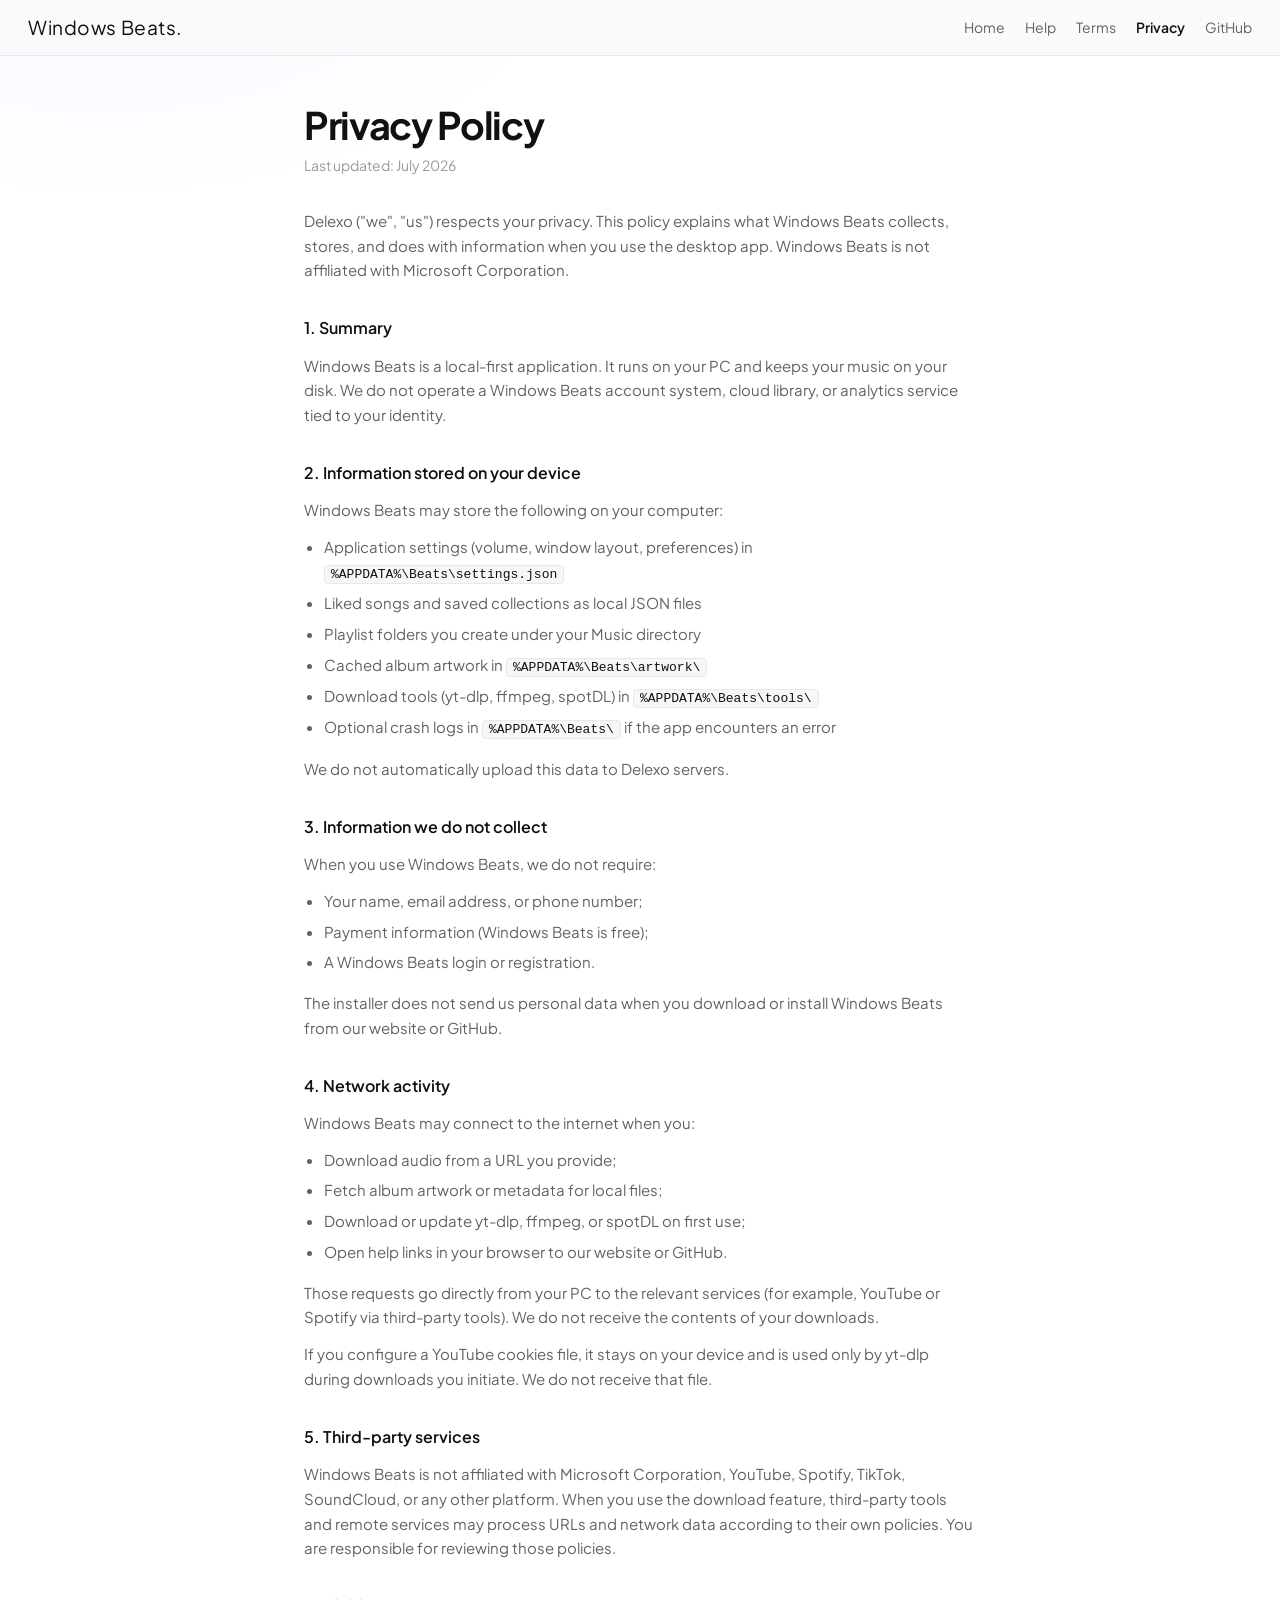
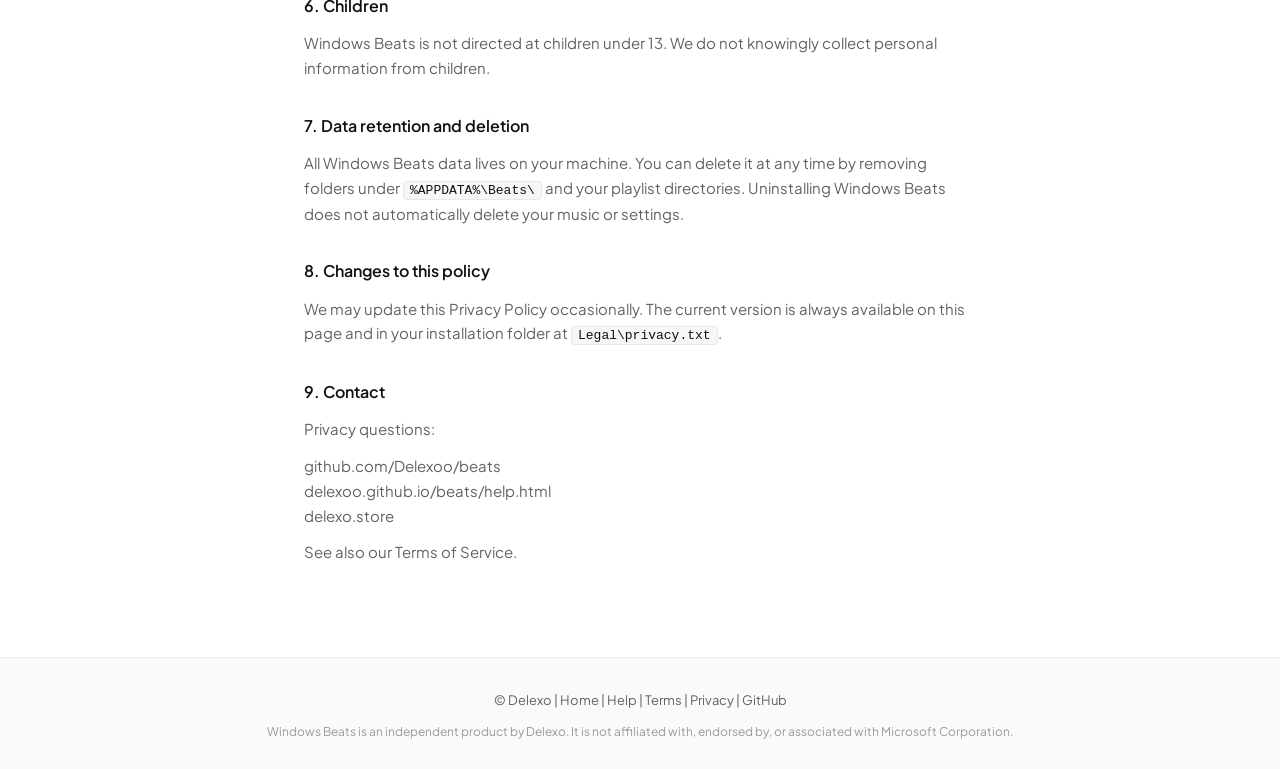
<file: website/privacy.html>
<!DOCTYPE html>
<html lang="en">
<head>
  <meta charset="utf-8" />
  <meta name="viewport" content="width=device-width, initial-scale=1" />
  <title>Privacy Policy - Windows Beats</title>
  <meta name="description" content="Privacy Policy for Windows Beats, the floating desktop music player for Windows. Not affiliated with Microsoft." />
  <base href="./" />
  <link rel="preconnect" href="https://fonts.googleapis.com" />
  <link rel="preconnect" href="https://fonts.gstatic.com" crossorigin />
  <link href="https://fonts.googleapis.com/css2?family=Anton&family=Plus+Jakarta+Sans:wght@400;500;600;700&display=swap" rel="stylesheet" />
  <link rel="stylesheet" href="css/legal.css" />
</head>
<body>

  <header class="header">
    <a class="brand" href="./">Windows Beats.</a>
    <nav class="nav" aria-label="Site">
      <a href="./">Home</a>
      <a href="help.html">Help</a>
      <a href="terms.html">Terms</a>
      <a href="privacy.html" class="active">Privacy</a>
      <a href="https://github.com/Delexoo/beats" target="_blank" rel="noopener">GitHub</a>
    </nav>
  </header>

  <main class="page">
    <h1>Privacy Policy</h1>
    <p class="updated">Last updated: July 2026</p>

    <p>Delexo ("we", "us") respects your privacy. This policy explains what Windows Beats collects, stores, and does with information when you use the desktop app. Windows Beats is not affiliated with Microsoft Corporation.</p>

    <h2>1. Summary</h2>
    <p>Windows Beats is a local-first application. It runs on your PC and keeps your music on your disk. We do not operate a Windows Beats account system, cloud library, or analytics service tied to your identity.</p>

    <h2>2. Information stored on your device</h2>
    <p>Windows Beats may store the following on your computer:</p>
    <ul>
      <li>Application settings (volume, window layout, preferences) in <code>%APPDATA%\Beats\settings.json</code></li>
      <li>Liked songs and saved collections as local JSON files</li>
      <li>Playlist folders you create under your Music directory</li>
      <li>Cached album artwork in <code>%APPDATA%\Beats\artwork\</code></li>
      <li>Download tools (yt-dlp, ffmpeg, spotDL) in <code>%APPDATA%\Beats\tools\</code></li>
      <li>Optional crash logs in <code>%APPDATA%\Beats\</code> if the app encounters an error</li>
    </ul>
    <p>We do not automatically upload this data to Delexo servers.</p>

    <h2>3. Information we do not collect</h2>
    <p>When you use Windows Beats, we do not require:</p>
    <ul>
      <li>Your name, email address, or phone number;</li>
      <li>Payment information (Windows Beats is free);</li>
      <li>A Windows Beats login or registration.</li>
    </ul>
    <p>The installer does not send us personal data when you download or install Windows Beats from our website or GitHub.</p>

    <h2>4. Network activity</h2>
    <p>Windows Beats may connect to the internet when you:</p>
    <ul>
      <li>Download audio from a URL you provide;</li>
      <li>Fetch album artwork or metadata for local files;</li>
      <li>Download or update yt-dlp, ffmpeg, or spotDL on first use;</li>
      <li>Open help links in your browser to our website or GitHub.</li>
    </ul>
    <p>Those requests go directly from your PC to the relevant services (for example, YouTube or Spotify via third-party tools). We do not receive the contents of your downloads.</p>
    <p>If you configure a YouTube cookies file, it stays on your device and is used only by yt-dlp during downloads you initiate. We do not receive that file.</p>

    <h2>5. Third-party services</h2>
    <p>Windows Beats is not affiliated with Microsoft Corporation, YouTube, Spotify, TikTok, SoundCloud, or any other platform. When you use the download feature, third-party tools and remote services may process URLs and network data according to their own policies. You are responsible for reviewing those policies.</p>

    <h2>6. Children</h2>
    <p>Windows Beats is not directed at children under 13. We do not knowingly collect personal information from children.</p>

    <h2>7. Data retention and deletion</h2>
    <p>All Windows Beats data lives on your machine. You can delete it at any time by removing folders under <code>%APPDATA%\Beats\</code> and your playlist directories. Uninstalling Windows Beats does not automatically delete your music or settings.</p>

    <h2>8. Changes to this policy</h2>
    <p>We may update this Privacy Policy occasionally. The current version is always available on this page and in your installation folder at <code>Legal\privacy.txt</code>.</p>

    <h2>9. Contact</h2>
    <p>Privacy questions:</p>
    <p><a href="https://github.com/Delexoo/beats" target="_blank" rel="noopener">github.com/Delexoo/beats</a><br />
    <a href="help.html">delexoo.github.io/beats/help.html</a><br />
    <a href="https://delexo.store" target="_blank" rel="noopener">delexo.store</a></p>
    <p>See also our <a href="terms.html">Terms of Service</a>.</p>
  </main>

  <footer class="footer">
    <p>&copy; Delexo | <a href="./">Home</a> | <a href="help.html">Help</a> | <a href="terms.html">Terms</a> | <a href="privacy.html">Privacy</a> | <a href="https://github.com/Delexoo/beats" target="_blank" rel="noopener">GitHub</a></p>
    <p class="footer-disclaimer">Windows Beats is an independent product by Delexo. It is not affiliated with, endorsed by, or associated with Microsoft Corporation.</p>
  </footer>

</body>
</html>
</file>
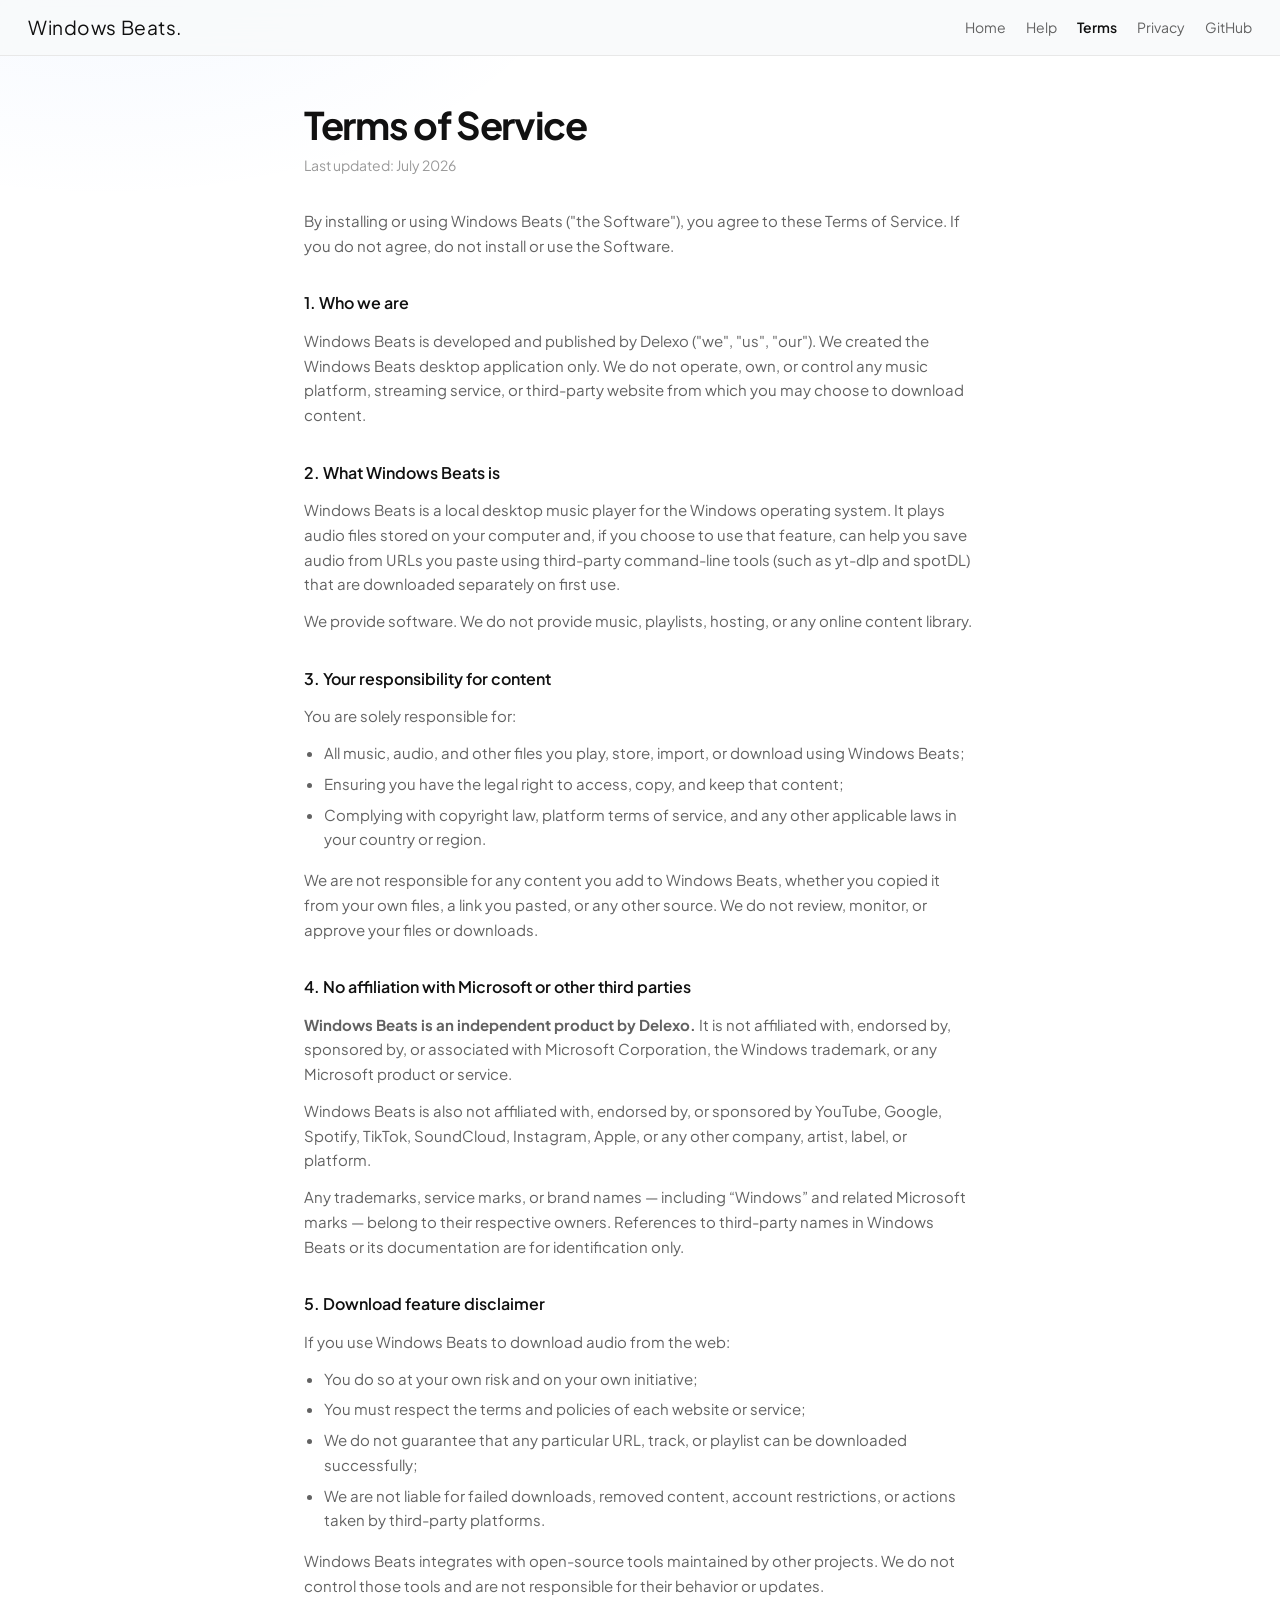
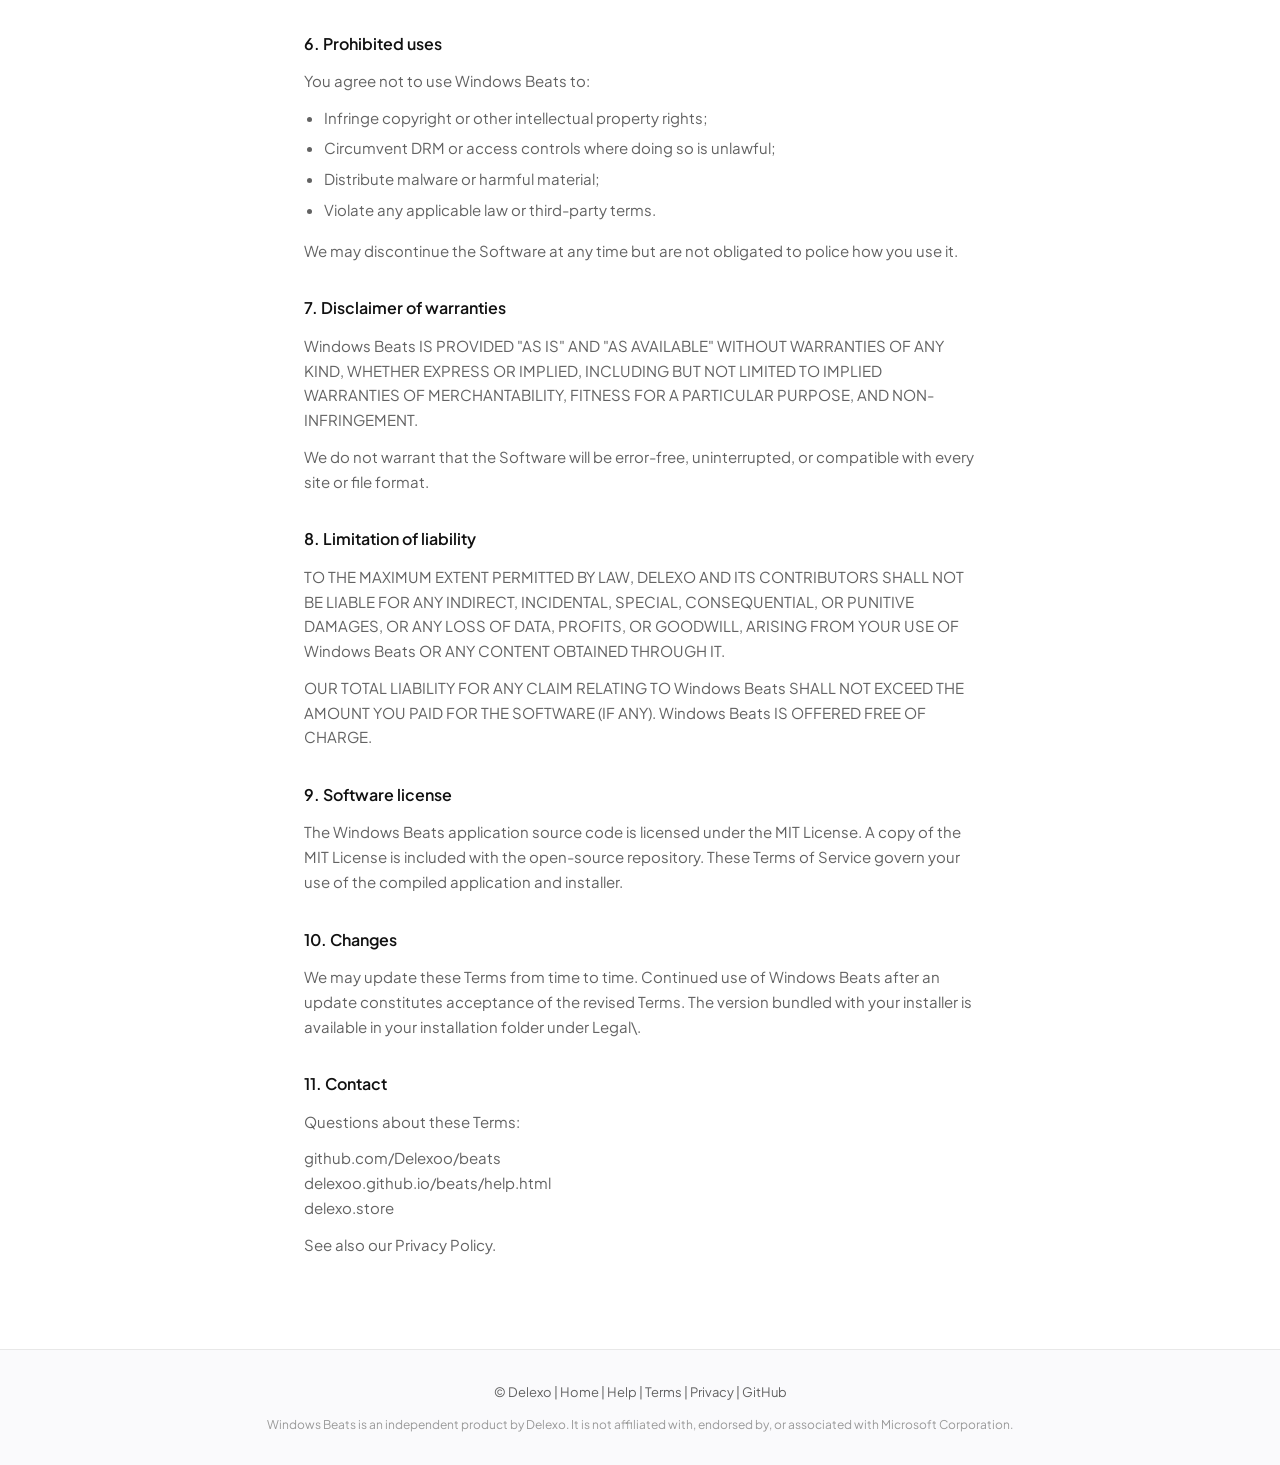
<file: website/terms.html>
<!DOCTYPE html>
<html lang="en">
<head>
  <meta charset="utf-8" />
  <meta name="viewport" content="width=device-width, initial-scale=1" />
  <title>Terms of Service - Windows Beats</title>
  <meta name="description" content="Terms of Service for Windows Beats, the floating desktop music player for Windows. Not affiliated with Microsoft." />
  <base href="./" />
  <link rel="preconnect" href="https://fonts.googleapis.com" />
  <link rel="preconnect" href="https://fonts.gstatic.com" crossorigin />
  <link href="https://fonts.googleapis.com/css2?family=Anton&family=Plus+Jakarta+Sans:wght@400;500;600;700&display=swap" rel="stylesheet" />
  <link rel="stylesheet" href="css/legal.css" />
</head>
<body>

  <header class="header">
    <a class="brand" href="./">Windows Beats.</a>
    <nav class="nav" aria-label="Site">
      <a href="./">Home</a>
      <a href="help.html">Help</a>
      <a href="terms.html" class="active">Terms</a>
      <a href="privacy.html">Privacy</a>
      <a href="https://github.com/Delexoo/beats" target="_blank" rel="noopener">GitHub</a>
    </nav>
  </header>

  <main class="page">
    <h1>Terms of Service</h1>
    <p class="updated">Last updated: July 2026</p>

    <p>By installing or using Windows Beats ("the Software"), you agree to these Terms of Service. If you do not agree, do not install or use the Software.</p>

    <h2>1. Who we are</h2>
    <p>Windows Beats is developed and published by Delexo ("we", "us", "our"). We created the Windows Beats desktop application only. We do not operate, own, or control any music platform, streaming service, or third-party website from which you may choose to download content.</p>

    <h2>2. What Windows Beats is</h2>
    <p>Windows Beats is a local desktop music player for the Windows operating system. It plays audio files stored on your computer and, if you choose to use that feature, can help you save audio from URLs you paste using third-party command-line tools (such as yt-dlp and spotDL) that are downloaded separately on first use.</p>
    <p>We provide software. We do not provide music, playlists, hosting, or any online content library.</p>

    <h2>3. Your responsibility for content</h2>
    <p>You are solely responsible for:</p>
    <ul>
      <li>All music, audio, and other files you play, store, import, or download using Windows Beats;</li>
      <li>Ensuring you have the legal right to access, copy, and keep that content;</li>
      <li>Complying with copyright law, platform terms of service, and any other applicable laws in your country or region.</li>
    </ul>
    <p>We are not responsible for any content you add to Windows Beats, whether you copied it from your own files, a link you pasted, or any other source. We do not review, monitor, or approve your files or downloads.</p>

    <h2>4. No affiliation with Microsoft or other third parties</h2>
    <p><strong>Windows Beats is an independent product by Delexo.</strong> It is not affiliated with, endorsed by, sponsored by, or associated with Microsoft Corporation, the Windows trademark, or any Microsoft product or service.</p>
    <p>Windows Beats is also not affiliated with, endorsed by, or sponsored by YouTube, Google, Spotify, TikTok, SoundCloud, Instagram, Apple, or any other company, artist, label, or platform.</p>
    <p>Any trademarks, service marks, or brand names — including “Windows” and related Microsoft marks — belong to their respective owners. References to third-party names in Windows Beats or its documentation are for identification only.</p>

    <h2>5. Download feature disclaimer</h2>
    <p>If you use Windows Beats to download audio from the web:</p>
    <ul>
      <li>You do so at your own risk and on your own initiative;</li>
      <li>You must respect the terms and policies of each website or service;</li>
      <li>We do not guarantee that any particular URL, track, or playlist can be downloaded successfully;</li>
      <li>We are not liable for failed downloads, removed content, account restrictions, or actions taken by third-party platforms.</li>
    </ul>
    <p>Windows Beats integrates with open-source tools maintained by other projects. We do not control those tools and are not responsible for their behavior or updates.</p>

    <h2>6. Prohibited uses</h2>
    <p>You agree not to use Windows Beats to:</p>
    <ul>
      <li>Infringe copyright or other intellectual property rights;</li>
      <li>Circumvent DRM or access controls where doing so is unlawful;</li>
      <li>Distribute malware or harmful material;</li>
      <li>Violate any applicable law or third-party terms.</li>
    </ul>
    <p>We may discontinue the Software at any time but are not obligated to police how you use it.</p>

    <h2>7. Disclaimer of warranties</h2>
    <p>Windows Beats IS PROVIDED "AS IS" AND "AS AVAILABLE" WITHOUT WARRANTIES OF ANY KIND, WHETHER EXPRESS OR IMPLIED, INCLUDING BUT NOT LIMITED TO IMPLIED WARRANTIES OF MERCHANTABILITY, FITNESS FOR A PARTICULAR PURPOSE, AND NON-INFRINGEMENT.</p>
    <p>We do not warrant that the Software will be error-free, uninterrupted, or compatible with every site or file format.</p>

    <h2>8. Limitation of liability</h2>
    <p>TO THE MAXIMUM EXTENT PERMITTED BY LAW, DELEXO AND ITS CONTRIBUTORS SHALL NOT BE LIABLE FOR ANY INDIRECT, INCIDENTAL, SPECIAL, CONSEQUENTIAL, OR PUNITIVE DAMAGES, OR ANY LOSS OF DATA, PROFITS, OR GOODWILL, ARISING FROM YOUR USE OF Windows Beats OR ANY CONTENT OBTAINED THROUGH IT.</p>
    <p>OUR TOTAL LIABILITY FOR ANY CLAIM RELATING TO Windows Beats SHALL NOT EXCEED THE AMOUNT YOU PAID FOR THE SOFTWARE (IF ANY). Windows Beats IS OFFERED FREE OF CHARGE.</p>

    <h2>9. Software license</h2>
    <p>The Windows Beats application source code is licensed under the MIT License. A copy of the MIT License is included with the open-source repository. These Terms of Service govern your use of the compiled application and installer.</p>

    <h2>10. Changes</h2>
    <p>We may update these Terms from time to time. Continued use of Windows Beats after an update constitutes acceptance of the revised Terms. The version bundled with your installer is available in your installation folder under Legal\.</p>

    <h2>11. Contact</h2>
    <p>Questions about these Terms:</p>
    <p><a href="https://github.com/Delexoo/beats" target="_blank" rel="noopener">github.com/Delexoo/beats</a><br />
    <a href="help.html">delexoo.github.io/beats/help.html</a><br />
    <a href="https://delexo.store" target="_blank" rel="noopener">delexo.store</a></p>
    <p>See also our <a href="privacy.html">Privacy Policy</a>.</p>
  </main>

  <footer class="footer">
    <p>&copy; Delexo | <a href="./">Home</a> | <a href="help.html">Help</a> | <a href="terms.html">Terms</a> | <a href="privacy.html">Privacy</a> | <a href="https://github.com/Delexoo/beats" target="_blank" rel="noopener">GitHub</a></p>
    <p class="footer-disclaimer">Windows Beats is an independent product by Delexo. It is not affiliated with, endorsed by, or associated with Microsoft Corporation.</p>
  </footer>

</body>
</html>
</file>
<file: website/css/main.css>
@import "tokens.css";

:root {
  /* Match WPF WidgetPillBar / Styles.xaml */
  --pill: #161a22;
  --pill-border: #2a3140;
  --pill-art: #1a1d21;
  --pill-text: #f1f5f9;
  --pill-artist: #94a3b8;
  --pill-btn: #ffffff;
  --pill-icon: #0a0a0a;
  --pill-blue: #3b82f6;
  --scale: 1.24;
  --max-w: 1280px;
  --pill-hover-expand: calc(30px * var(--scale));
  --pill-hover-half: calc(15px * var(--scale));
}

* { box-sizing: border-box; margin: 0; padding: 0; }

html {
  height: 100%;
  overflow: hidden;
  background: var(--bg);
  font-size: 17.5px;
}

body {
  min-height: 100vh;
  min-height: 100dvh;
  overflow: hidden;
  background: var(--bg);
  color: var(--text);
  font-family: var(--font-ui);
  line-height: 1.55;
  -webkit-font-smoothing: antialiased;
  -moz-osx-font-smoothing: grayscale;
}

a { color: inherit; }

button,
a {
  -webkit-tap-highlight-color: transparent;
}

.btn {
  display: inline-flex;
  align-items: center;
  justify-content: center;
  border-radius: 999px;
  text-decoration: none;
  white-space: nowrap;
}

.hero-viewport {
  position: relative;
  display: flex;
  flex-direction: column;
  min-height: 100vh;
  min-height: 100dvh;
  overflow: hidden;
}

.shell-panel {
  flex: 1;
  width: 100%;
  max-width: var(--max-w);
  margin: 0 auto;
  padding: clamp(28px, 5vw, 56px) clamp(22px, 4vw, 48px) 86px;
  display: flex;
  align-items: center;
}

.hero-full,
.hero-inner {
  width: 100%;
}

.hero-grid {
  display: grid;
  grid-template-columns: minmax(0, 0.86fr) minmax(500px, 1fr);
  gap: clamp(44px, 7vw, 96px);
  align-items: center;
}

.hero-left {
  display: grid;
  grid-template-columns: 20px minmax(0, 1fr);
  gap: 22px;
  align-items: center;
}

.chapter-rail {
  display: flex;
  justify-content: center;
}

.chapter-rail-inner {
  display: flex;
  flex-direction: column;
  gap: 13px;
}

.chapter-dot {
  width: 7px;
  height: 7px;
  padding: 0;
  border: 0;
  border-radius: 50%;
  background: #d9d9d9;
  cursor: pointer;
  transition: background 0.2s ease, transform 0.2s ease;
}

.chapter-dot:hover,
.chapter-dot.is-active {
  background: var(--text);
}

.chapter-dot.is-active {
  transform: scale(1.25);
}

.chapter-dot:focus-visible,
.btn:focus-visible,
.desktop-hide-tab:focus-visible,
.beats-pill:focus-visible {
  outline: 2px solid var(--text);
  outline-offset: 3px;
}

.hero-stages {
  position: relative;
  min-height: 420px;
}

.hero-stage {
  position: absolute;
  top: 50%;
  left: 0;
  width: 100%;
  display: flex;
  flex-direction: column;
  opacity: 0;
  pointer-events: none;
  transform: translateY(calc(-50% + 14px));
  transition: opacity 0.36s var(--ease-out), transform 0.36s var(--ease-out);
}

.hero-stage.is-active {
  opacity: 1;
  pointer-events: auto;
  transform: translateY(-50%);
}

.hero-copy {
  align-items: flex-start;
  text-align: left;
}

h1 {
  margin: 0 0 18px;
  color: var(--text);
  font-family: var(--font-brand);
  font-size: clamp(3.75rem, 8vw, 6.5rem);
  font-weight: 700;
  line-height: 0.95;
  letter-spacing: -0.095em;
  line-height: 0.82;
}

.lead {
  max-width: 36rem;
  margin: 0 0 28px;
  color: var(--text-muted);
  font-size: clamp(1.0625rem, 1.65vw, 1.2rem);
  line-height: 1.7;
}

.cta-stack {
  display: flex;
  flex-wrap: wrap;
  gap: 10px;
  align-items: center;
  margin: 0 0 14px;
}

.btn {
  min-height: 48px;
  padding: 0 22px;
  border: 1px solid var(--border-strong);
  font-size: 0.9375rem;
  font-weight: 700;
  transition: border-color 0.18s ease, background 0.18s ease, color 0.18s ease, transform 0.18s ease;
}

.btn:hover {
  transform: translateY(-1px);
}

.btn-primary {
  border-color: var(--text);
  background: var(--text);
  color: #fff;
}

.btn-primary:hover {
  background: #2a2a2a;
}

.btn-secondary {
  background: transparent;
  color: var(--text);
}

.btn-secondary:hover {
  border-color: var(--text);
  background: var(--surface);
}

.meta {
  color: var(--text-faint);
  font-size: 0.8125rem;
}

.info-section,
.download-section {
  width: 100%;
  max-width: 600px;
}

.features-heading {
  margin: 0 0 12px;
  color: var(--text);
  font-size: clamp(2.125rem, 4.4vw, 3.25rem);
  font-weight: 700;
  letter-spacing: -0.055em;
  line-height: 1;
}

.section-subtitle,
.download-lead {
  max-width: 36rem;
  margin: 0 0 28px;
  color: var(--text-muted);
  font-size: 1.0625rem;
  line-height: 1.7;
}

.info-list {
  list-style: none;
  display: grid;
  grid-template-columns: 1fr 1fr;
  gap: 10px;
}

.feature-card {
  min-height: 124px;
  padding: 20px;
  border: 1px solid var(--border);
  border-radius: var(--radius-lg);
  background: var(--bg-elevated);
  transition: border-color 0.18s ease, background 0.18s ease;
}

.feature-card:hover {
  border-color: var(--border-strong);
  background: var(--surface);
}

.feature-icon,
.download-badge svg {
  display: none;
}

.info-name {
  display: block;
  margin-bottom: 7px;
  color: var(--text);
  font-size: 1rem;
  font-weight: 700;
  letter-spacing: -0.02em;
}

.info-desc {
  display: block;
  color: var(--text-muted);
  font-size: 0.9375rem;
  line-height: 1.55;
}

.download-badges {
  display: flex;
  flex-wrap: wrap;
  gap: 8px;
  margin-top: 6px;
}

.download-badge {
  display: inline-flex;
  align-items: center;
  min-height: 30px;
  padding: 0 12px;
  border: 1px solid var(--border);
  border-radius: 999px;
  color: var(--text-muted);
  font-size: 0.75rem;
  font-weight: 700;
}

.preview {
  display: flex;
  flex-direction: column;
  gap: 16px;
  min-width: 0;
}

.desktop-sim {
  position: relative;
  width: 100%;
  display: flex;
  flex-direction: column;
  overflow: hidden;
  border: 1px solid var(--border);
  border-radius: var(--radius-xl);
  background: #111;
  box-shadow: var(--shadow-lg);
}

.desktop-screen {
  position: relative;
  width: 100%;
  aspect-ratio: 16 / 10;
  overflow: hidden;
  flex-shrink: 0;
}

.desktop-wallpaper {
  position: absolute;
  inset: 0;
  width: 100%;
  height: 100%;
  object-fit: cover;
  object-position: center;
  display: block;
  pointer-events: none;
  user-select: none;
  -webkit-user-drag: none;
}

.desktop-hide-tab {
  position: absolute;
  top: 0;
  left: 50%;
  z-index: 4;
  width: calc(40px * var(--scale));
  height: calc(14px * var(--scale));
  padding: 0;
  transform: translateX(-50%);
  border: 1px solid var(--pill-border);
  border-top: none;
  border-radius: 0 0 calc(8px * var(--scale)) calc(8px * var(--scale));
  background: var(--pill);
  color: var(--pill-blue);
  cursor: pointer;
  display: flex;
  align-items: center;
  justify-content: center;
}

.desktop-hide-tab svg {
  width: calc(10px * var(--scale));
  height: calc(10px * var(--scale));
  fill: currentColor;
  transition: transform 0.22s ease;
}

.desktop-hide-tab.is-widget-hidden svg { transform: rotate(180deg); }

.desktop-widget-wrap {
  position: absolute;
  left: 50%;
  top: 42%;
  width: fit-content;
  max-width: calc(100% - 24px);
  transform: translate(-50%, -50%);
  transition: transform 0.28s cubic-bezier(0.4, 0, 0.2, 1);
}

.desktop-widget-wrap.is-positioned { transform: none; }

.desktop-widget-wrap.is-pill-expanded {
  transform: translate(calc(-50% - var(--pill-hover-half)), -50%);
}

.desktop-widget-wrap.is-positioned.is-pill-expanded {
  transform: translateX(calc(-1 * var(--pill-hover-half)));
}

.desktop-widget-wrap.is-animating {
  transition:
    left 0.38s cubic-bezier(0.4, 0, 0.2, 1),
    top 0.38s cubic-bezier(0.4, 0, 0.2, 1),
    opacity 0.28s ease;
}

.desktop-widget-wrap.is-animating.is-pill-expanded,
.desktop-widget-wrap.is-animating:not(.is-positioned) {
  transition:
    left 0.38s cubic-bezier(0.4, 0, 0.2, 1),
    top 0.38s cubic-bezier(0.4, 0, 0.2, 1),
    opacity 0.28s ease,
    transform 0.28s cubic-bezier(0.4, 0, 0.2, 1);
}

.desktop-widget-wrap.is-hidden { opacity: 0; pointer-events: none; }

.desktop-widget-wrap.is-dragging {
  z-index: 2;
  transition: none !important;
}

.desktop-taskbar-wrap {
  width: 100%;
  flex-shrink: 0;
  line-height: 0;
}

.desktop-taskbar {
  width: 100%;
  height: auto;
  display: block;
  pointer-events: none;
  user-select: none;
  -webkit-user-drag: none;
}

.widget-tips {
  width: 100%;
}

.widget-tips-title {
  display: none;
}

.widget-tips-list {
  list-style: none;
  display: grid;
  grid-template-columns: repeat(4, minmax(0, 1fr));
  gap: 8px;
}

.widget-tip-card {
  min-height: 64px;
  padding: 14px;
  border: 1px solid var(--border);
  border-radius: var(--radius-md);
  background: var(--bg-elevated);
}

.widget-tip-text {
  margin: 0;
  color: var(--text-muted);
  font-size: 0.8125rem;
  line-height: 1.45;
}

.widget-tips kbd {
  display: inline-block;
  padding: 1px 5px;
  border: 1px solid var(--border-strong);
  border-radius: 5px;
  background: var(--surface);
  color: var(--text);
  font: inherit;
  font-size: 0.6875rem;
  font-weight: 700;
}

.widget-tip-tab {
  display: inline-flex;
  align-items: center;
  justify-content: center;
  width: 18px;
  height: 8px;
  margin: 0 2px;
  vertical-align: middle;
  border: 1px solid var(--pill-border);
  border-top: none;
  border-radius: 0 0 5px 5px;
  background: var(--pill);
  color: var(--pill-blue);
}

.widget-tip-tab svg {
  width: 7px;
  height: 7px;
  fill: currentColor;
}

.beats-pill {
  display: inline-flex;
  align-items: center;
  max-width: 100%;
  overflow: hidden;
  padding: calc(8px * var(--scale)) calc(10px * var(--scale)) calc(8px * var(--scale)) calc(8px * var(--scale));
  border: 1px solid var(--pill-border);
  border-radius: calc(14px * var(--scale));
  background: var(--pill);
  cursor: default;
  user-select: none;
  filter: drop-shadow(0 4px 10px rgba(0, 0, 0, 0.18)) drop-shadow(0 2px 4px rgba(0, 0, 0, 0.12));
  transition: filter 0.25s ease;
}

.beats-pill:hover,
.beats-pill:focus-within,
.beats-pill.is-expanded {
  filter: drop-shadow(0 6px 14px rgba(0, 0, 0, 0.22)) drop-shadow(0 3px 6px rgba(0, 0, 0, 0.14));
}

.pill-hover-controls {
  display: flex;
  flex-direction: column;
  gap: calc(4px * var(--scale));
  width: 0;
  min-width: 0;
  margin-right: 0;
  overflow: hidden;
  opacity: 0;
  flex-shrink: 0;
  transition:
    width 0.28s cubic-bezier(0.4, 0, 0.2, 1),
    opacity 0.22s ease,
    margin-right 0.28s cubic-bezier(0.4, 0, 0.2, 1);
}

.beats-pill:hover .pill-hover-controls,
.beats-pill:focus-within .pill-hover-controls,
.beats-pill.is-expanded .pill-hover-controls {
  width: calc(24px * var(--scale));
  margin-right: calc(6px * var(--scale));
  opacity: 1;
}

.pill-core {
  display: flex;
  align-items: center;
  flex-shrink: 0;
}

.pill-art {
  width: calc(48px * var(--scale));
  height: calc(48px * var(--scale));
  padding: calc(3px * var(--scale));
  margin-right: calc(10px * var(--scale));
  overflow: hidden;
  border-radius: calc(8px * var(--scale));
  background: var(--pill-art);
  box-sizing: border-box;
  flex-shrink: 0;
  cursor: grab;
  touch-action: none;
}

.pill-art.is-dragging { cursor: grabbing; }

.pill-art img {
  width: 100%;
  height: 100%;
  display: block;
  object-fit: cover;
  border-radius: calc(5px * var(--scale));
  pointer-events: none;
  user-select: none;
  -webkit-user-drag: none;
}

.pill-info {
  width: calc(112px * var(--scale));
  flex: 0 0 calc(112px * var(--scale));
  margin-right: calc(10px * var(--scale));
  overflow: hidden;
}

.pill-title,
.pill-artist {
  transition: opacity 0.28s ease, transform 0.28s ease;
}

.pill-info.is-changing .pill-title,
.pill-info.is-changing .pill-artist {
  opacity: 0;
}

.pill-title {
  color: var(--pill-text);
  font-size: calc(12.5px * var(--scale));
  font-weight: 600;
  line-height: 1.2;
  white-space: nowrap;
  overflow: hidden;
  text-overflow: ellipsis;
}

.pill-artist {
  margin-top: 2px;
  color: var(--pill-artist);
  font-size: calc(10.5px * var(--scale));
  line-height: 1.2;
  white-space: nowrap;
  overflow: hidden;
  text-overflow: ellipsis;
}

.pill-controls {
  display: flex;
  align-items: center;
  flex-shrink: 0;
}

.ctrl {
  display: flex;
  align-items: center;
  justify-content: center;
  padding: 0;
  border: none;
  border-radius: 50%;
  background: var(--pill-btn);
  color: var(--pill-icon);
  flex-shrink: 0;
  pointer-events: none;
}

.pill-controls .ctrl,
.beats-pill.is-expanded .pill-hover-controls .ctrl,
.beats-pill:hover .pill-hover-controls .ctrl,
.beats-pill:focus-within .pill-hover-controls .ctrl {
  pointer-events: auto;
  cursor: pointer;
}

.ctrl-loop.is-active {
  background: var(--pill-icon);
}

.ctrl-loop.is-active img {
  filter: brightness(0) invert(1);
}

.ctrl:hover { filter: brightness(0.96); }
.ctrl:active { transform: scale(0.96); }

.ctrl-util { width: calc(24px * var(--scale)); height: calc(24px * var(--scale)); }
.ctrl-sm { width: calc(26px * var(--scale)); height: calc(26px * var(--scale)); }
.ctrl-lg { width: calc(40px * var(--scale)); height: calc(40px * var(--scale)); margin: 0 calc(6px * var(--scale)); }

.ctrl svg { display: block; fill: currentColor; }
.ctrl-util svg { width: calc(12px * var(--scale)); height: calc(12px * var(--scale)); }
.ctrl-sm svg { width: calc(12px * var(--scale)); height: calc(12px * var(--scale)); }
.ctrl-lg svg { width: calc(24px * var(--scale)); height: calc(24px * var(--scale)); }

.ctrl-loop img {
  width: calc(12px * var(--scale));
  height: calc(12px * var(--scale));
  display: block;
  object-fit: contain;
}

.panel-footer {
  position: absolute;
  inset: auto 0 0;
  padding: 18px clamp(22px, 4vw, 48px);
  border-top: 1px solid var(--border);
  background: rgba(255, 255, 255, 0.9);
}

.footer-inner {
  max-width: var(--max-w);
  margin: 0 auto;
  display: flex;
  align-items: center;
  justify-content: space-between;
  gap: 20px;
  color: var(--text-faint);
  font-size: 0.75rem;
}

.footer-disclaimer {
  max-width: var(--max-w);
  margin: 10px auto 0;
  color: var(--text-faint);
  font-size: 0.68rem;
  line-height: 1.45;
  text-align: center;
}

.footer-brand {
  color: var(--text);
  font-weight: 700;
}

.footer-nav {
  display: flex;
  flex-wrap: wrap;
  gap: 14px;
}

.footer-nav a {
  color: var(--text-muted);
  font-weight: 600;
  text-decoration: none;
}

.footer-nav a:hover {
  color: var(--text);
}

.footer-copy {
  color: var(--text-faint);
}

@media (max-width: 1040px) {
  html,
  body {
    height: auto;
    min-height: 100%;
    overflow: auto;
  }

  .hero-viewport {
    min-height: 0;
    overflow: visible;
  }

  .shell-panel {
    padding-bottom: 42px;
  }

  .hero-grid {
    grid-template-columns: 1fr;
    gap: 38px;
  }

  .hero-left {
    display: block;
  }

  .chapter-rail {
    display: none;
  }

  .hero-stages {
    min-height: 0;
  }

  .hero-stage,
  .hero-stage.is-active {
    position: static;
    display: block;
    margin-bottom: 52px;
    opacity: 1;
    transform: none;
    pointer-events: auto;
  }

  .hero-stage:last-child {
    margin-bottom: 0;
  }

  .preview {
    max-width: 760px;
    margin: 0 auto;
  }

  .panel-footer {
    position: static;
  }
}

@media (max-width: 720px) {
  :root {
    /* Slightly reduce scale on small screens for comfort. */
    --scale: 1.1;
  }

  .shell-panel {
    padding: 34px 18px 36px;
  }

  h1 {
    font-size: clamp(3.2rem, 16vw, 5.2rem);
  }

  .info-list,
  .widget-tips-list {
    grid-template-columns: 1fr;
  }

  .footer-inner {
    align-items: flex-start;
    flex-direction: column;
  }
}

@media (prefers-reduced-motion: reduce) {
  *,
  *::before,
  *::after {
    scroll-behavior: auto !important;
    transition-duration: 0.01ms !important;
    animation-duration: 0.01ms !important;
    animation-iteration-count: 1 !important;
  }
}
</file>
<file: website/css/help.css>
@import "tokens.css";

:root {
  --radius: var(--radius-md);
  --header-h: 56px;
  --sidebar-w: 240px;
  --content-max: 720px;
}

* { box-sizing: border-box; margin: 0; padding: 0; }

html {
  scroll-behavior: smooth;
  scroll-padding-top: calc(var(--header-h) + 20px);
}

body {
  font-family: var(--font-ui);
  background: var(--bg);
  color: var(--text);
  font-size: 15px;
  line-height: 1.65;
  -webkit-font-smoothing: antialiased;
  -moz-osx-font-smoothing: grayscale;
}

body::before {
  content: "";
  position: fixed;
  inset: 0;
  z-index: -1;
  pointer-events: none;
  background:
    radial-gradient(ellipse 70% 55% at 8% -8%, rgba(59, 130, 246, 0.06), transparent 55%),
    radial-gradient(ellipse 55% 45% at 96% 108%, rgba(12, 14, 18, 0.03), transparent 50%),
    var(--bg);
}

a {
  color: var(--text-muted);
  text-decoration: none;
}

a:hover {
  color: var(--text);
  text-decoration: underline;
}

a:visited { color: var(--text-muted); }

/* Header */
.header {
  position: sticky;
  top: 0;
  z-index: 100;
  height: var(--header-h);
  display: flex;
  align-items: center;
  justify-content: space-between;
  padding: 0 clamp(20px, 4vw, 28px);
  background: rgba(248, 249, 251, 0.85);
  backdrop-filter: blur(16px) saturate(1.2);
  -webkit-backdrop-filter: blur(16px) saturate(1.2);
  border-bottom: 1px solid var(--border);
}

.brand {
  font-family: var(--font-brand);
  font-size: 1.2rem;
  letter-spacing: 0.03em;
  color: var(--text);
  text-decoration: none;
  line-height: 1;
}

.brand:hover { color: var(--text); text-decoration: none; }
.brand:visited { color: var(--text); }

.nav {
  display: flex;
  align-items: center;
  gap: 20px;
  font-size: 0.875rem;
}

.nav a {
  color: var(--text-muted);
  text-decoration: none;
}

.nav a:hover { color: var(--text); text-decoration: none; }
.nav a:visited { color: var(--text-muted); }
.nav a.active { color: var(--text); font-weight: 600; }

.btn-dl {
  padding: 8px 16px;
  border-radius: 999px;
  background: var(--text);
  color: #fff;
  font-size: 0.8125rem;
  font-weight: 600;
  text-decoration: none;
  box-shadow: var(--shadow-xs);
  transition: background 0.18s ease, transform 0.18s var(--ease-spring), box-shadow 0.18s ease;
}

.btn-dl:hover {
  background: #1a1f28;
  text-decoration: none;
  transform: translateY(-1px);
  box-shadow: var(--shadow-sm);
}

/* Layout */
.layout {
  max-width: 1100px;
  margin: 0 auto;
  padding: 48px 24px 80px;
  display: grid;
  grid-template-columns: var(--sidebar-w) 1fr;
  gap: 56px;
  align-items: start;
}

@media (max-width: 900px) {
  .layout {
    grid-template-columns: 1fr;
    gap: 32px;
    padding-top: 32px;
  }
}

/* Sidebar */
.sidebar {
  position: sticky;
  top: calc(var(--header-h) + 24px);
}

@media (max-width: 900px) {
  .sidebar { position: static; }
}

.sidebar-title {
  font-size: 0.6875rem;
  font-weight: 600;
  letter-spacing: 0.08em;
  text-transform: uppercase;
  color: var(--text-faint);
  margin-bottom: 12px;
}

.toc {
  list-style: none;
  display: flex;
  flex-direction: column;
  gap: 2px;
}

.toc a {
  display: block;
  padding: 7px 12px;
  border-radius: 8px;
  font-size: 0.8125rem;
  color: var(--text-muted);
  text-decoration: none;
  transition: background 0.15s, color 0.15s;
}

.toc a:hover {
  background: var(--surface);
  color: var(--text);
  text-decoration: none;
}

.toc a.active {
  background: var(--surface-2);
  color: var(--text);
  font-weight: 500;
}

@media (max-width: 900px) {
  .toc {
    flex-direction: row;
    flex-wrap: wrap;
    gap: 8px;
  }

  .toc a {
    border: 1px solid var(--border);
    padding: 6px 12px;
  }

  .toc a.active {
    background: var(--text);
    color: #fff;
    border-color: var(--text);
  }
}

/* Main content */
.content { min-width: 0; max-width: var(--content-max); }

.anchor-alias {
  height: 0;
  overflow: hidden;
  scroll-margin-top: calc(var(--header-h) + 20px);
}

.ui-icon {
  display: inline-flex;
  align-items: center;
  justify-content: center;
  width: 18px;
  height: 18px;
  border-radius: 6px;
  border: 1px solid var(--border);
  background: var(--bg-elevated);
  vertical-align: -3px;
  margin: 0 2px;
}

.ui-icon svg {
  width: 12px;
  height: 12px;
  fill: currentColor;
  color: var(--text);
}

.ui-icon.chevron svg {
  width: 10px;
  height: 10px;
}

.ui-img {
  display: inline-flex;
  align-items: center;
  justify-content: center;
  width: 18px;
  height: 18px;
  border-radius: 6px;
  border: 1px solid var(--border);
  background: var(--bg-elevated);
  vertical-align: -3px;
  margin: 0 2px;
}

.ui-img img {
  width: 12px;
  height: 12px;
  display: block;
}

.muted-line {
  color: var(--text-faint);
  font-size: 0.875rem;
}

.page-hero {
  margin-bottom: 40px;
}

.page-hero h1 {
  font-size: clamp(1.75rem, 4vw, 2.25rem);
  font-weight: 700;
  letter-spacing: -0.03em;
  line-height: 1.15;
  margin-bottom: 12px;
}

.page-hero p {
  color: var(--text-muted);
  font-size: 1rem;
  max-width: 48ch;
}

.tags {
  display: flex;
  flex-wrap: wrap;
  gap: 8px;
  margin-top: 16px;
}

.tag {
  display: inline-flex;
  align-items: center;
  padding: 4px 10px;
  border-radius: 999px;
  background: var(--surface);
  border: 1px solid var(--border);
  font-size: 0.75rem;
  font-weight: 500;
  color: var(--text-muted);
}

/* Quick links grid */
.quick-grid {
  display: grid;
  grid-template-columns: repeat(2, 1fr);
  gap: 12px;
  margin-bottom: 48px;
}

@media (max-width: 560px) {
  .quick-grid { grid-template-columns: 1fr; }
}

.quick-card {
  display: flex;
  gap: 14px;
  padding: 16px;
  border: 1px solid var(--border);
  border-radius: var(--radius);
  background: var(--bg-elevated);
  text-decoration: none;
  box-shadow: var(--shadow-xs);
  transition: border-color 0.18s ease, box-shadow 0.18s ease, transform 0.18s var(--ease-spring);
}

.quick-card:hover {
  border-color: var(--border-strong);
  box-shadow: var(--shadow-sm);
  transform: translateY(-1px);
  text-decoration: none;
}

.quick-icon {
  width: 36px;
  height: 36px;
  border-radius: 9px;
  background: #fff;
  border: 1px solid var(--border);
  display: flex;
  align-items: center;
  justify-content: center;
  flex-shrink: 0;
  color: var(--text);
}

.quick-icon svg {
  width: 18px;
  height: 18px;
  stroke: currentColor;
  fill: none;
  stroke-width: 2;
  stroke-linecap: round;
  stroke-linejoin: round;
}

.quick-text strong {
  display: block;
  color: var(--text);
  font-size: 0.875rem;
  font-weight: 600;
  margin-bottom: 2px;
}

.quick-text span {
  color: var(--text-muted);
  font-size: 0.8125rem;
  line-height: 1.45;
}

/* Sections */
section {
  margin-bottom: 56px;
  scroll-margin-top: calc(var(--header-h) + 20px);
}

.section-head {
  display: flex;
  align-items: center;
  gap: 12px;
  margin-bottom: 8px;
}

.section-icon {
  width: 40px;
  height: 40px;
  border-radius: 10px;
  background: var(--text);
  color: #fff;
  display: flex;
  align-items: center;
  justify-content: center;
  flex-shrink: 0;
  box-shadow: var(--shadow-xs);
}

.section-icon svg {
  width: 20px;
  height: 20px;
  stroke: currentColor;
  fill: none;
  stroke-width: 2;
  stroke-linecap: round;
  stroke-linejoin: round;
}

section h2 {
  font-size: 1.125rem;
  font-weight: 600;
  letter-spacing: -0.02em;
}

.lead {
  color: var(--text-muted);
  font-size: 0.9375rem;
  margin-bottom: 20px;
}

h3 {
  font-size: 0.875rem;
  font-weight: 600;
  margin: 24px 0 10px;
  color: var(--text);
}

p { margin-bottom: 12px; color: var(--text-muted); }
p:last-child { margin-bottom: 0; }

/* Icon bullet list */
.list {
  list-style: none;
  display: flex;
  flex-direction: column;
  gap: 10px;
  margin: 0 0 16px;
}

.list li {
  display: flex;
  gap: 10px;
  align-items: flex-start;
  color: var(--text-muted);
  font-size: 0.9375rem;
}

.list li::before {
  content: "";
  width: 6px;
  height: 6px;
  border-radius: 50%;
  background: var(--text);
  margin-top: 8px;
  flex-shrink: 0;
}

.list li strong { color: var(--text); font-weight: 600; }

/* Numbered steps */
.steps {
  list-style: none;
  display: flex;
  flex-direction: column;
  gap: 0;
  margin-bottom: 20px;
  border: 1px solid var(--border);
  border-radius: var(--radius);
  overflow: hidden;
}

.steps li {
  display: grid;
  grid-template-columns: 48px 1fr;
  gap: 0;
  border-bottom: 1px solid var(--border);
}

.steps li:last-child { border-bottom: none; }

.step-num {
  display: flex;
  align-items: center;
  justify-content: center;
  background: var(--surface);
  font-size: 0.8125rem;
  font-weight: 700;
  color: var(--text-faint);
  border-right: 1px solid var(--border);
}

.step-body {
  padding: 16px 18px;
}

.step-body strong {
  display: block;
  color: var(--text);
  font-weight: 600;
  font-size: 0.9375rem;
  margin-bottom: 4px;
}

.step-body span {
  color: var(--text-muted);
  font-size: 0.875rem;
  line-height: 1.55;
}

/* Callout */
.note {
  display: flex;
  gap: 12px;
  padding: 14px 16px;
  border-radius: var(--radius);
  border: 1px solid var(--border);
  background: var(--surface);
  margin: 20px 0;
  font-size: 0.875rem;
  color: var(--text-muted);
}

.note svg {
  width: 18px;
  height: 18px;
  stroke: currentColor;
  fill: none;
  stroke-width: 2;
  flex-shrink: 0;
  margin-top: 1px;
}

.note strong { color: var(--text); }

.tip {
  border-color: var(--border);
  background: var(--surface);
  color: var(--text-muted);
}

.tip strong { color: var(--text); }

/* Shortcuts */
.keys {
  display: flex;
  flex-direction: column;
  gap: 0;
  border: 1px solid var(--border);
  border-radius: var(--radius);
  overflow: hidden;
  margin-bottom: 16px;
}

.key-row {
  display: grid;
  grid-template-columns: 1fr 1.2fr;
  gap: 16px;
  padding: 12px 16px;
  border-bottom: 1px solid var(--border);
  align-items: center;
}

.key-row:last-child { border-bottom: none; }

.key-row:nth-child(odd) { background: var(--surface); }

.key-combo {
  font-size: 0.875rem;
  font-weight: 500;
  color: var(--text);
}

.key-desc {
  font-size: 0.875rem;
  color: var(--text-muted);
}

kbd {
  display: inline-block;
  padding: 2px 7px;
  border-radius: 5px;
  border: 1px solid var(--border);
  background: #fff;
  font-family: inherit;
  font-size: 0.8125rem;
  font-weight: 500;
  color: var(--text);
  box-shadow: 0 1px 0 rgba(0, 0, 0, 0.05);
}

/* Platform badges */
.platforms {
  display: flex;
  flex-wrap: wrap;
  gap: 8px;
  margin: 12px 0 16px;
}

.platform {
  width: 36px;
  height: 36px;
  border-radius: 8px;
  display: flex;
  align-items: center;
  justify-content: center;
  overflow: hidden;
}

.platform img { width: 100%; height: 100%; object-fit: cover; border-radius: 8px; }
.platform.soundcloud { background: #ff5500; }
.platform svg { width: 18px; height: 18px; fill: #fff; }

/* Code */
code {
  font-family: ui-monospace, "Cascadia Code", monospace;
  font-size: 0.8125rem;
  background: var(--surface-2);
  border: 1px solid var(--border);
  border-radius: 4px;
  padding: 1px 6px;
  color: var(--text);
}

pre {
  padding: 16px;
  border-radius: var(--radius);
  border: 1px solid var(--border);
  background: var(--surface);
  overflow-x: auto;
  font-size: 0.8125rem;
  line-height: 1.55;
  margin: 12px 0 16px;
}

pre code {
  background: none;
  border: none;
  padding: 0;
}

/* FAQ */
.faq {
  display: flex;
  flex-direction: column;
  gap: 8px;
}

details {
  border: 1px solid var(--border);
  border-radius: var(--radius);
  overflow: hidden;
}

summary {
  padding: 14px 16px;
  font-weight: 500;
  font-size: 0.9375rem;
  cursor: pointer;
  list-style: none;
  display: flex;
  align-items: center;
  justify-content: space-between;
  gap: 12px;
  user-select: none;
  color: var(--text);
}

summary::-webkit-details-marker { display: none; }

summary::after {
  content: "+";
  font-size: 1.125rem;
  font-weight: 400;
  color: var(--text-faint);
}

details[open] summary::after { content: "-"; }

details[open] summary {
  border-bottom: 1px solid var(--border);
  background: var(--surface);
}

.faq-body {
  padding: 14px 16px;
  font-size: 0.875rem;
  color: var(--text-muted);
}

/* Footer */
.footer {
  border-top: 1px solid var(--border);
  padding: 32px 24px;
  text-align: center;
  font-size: 0.8125rem;
  color: var(--text-faint);
  background: rgba(248, 249, 251, 0.72);
}

.footer a {
  color: var(--text-muted);
  text-decoration: none;
}

.footer a:hover { color: var(--text); text-decoration: none; }
.footer a:visited { color: var(--text-muted); }

.footer-disclaimer {
  margin: 12px auto 0;
  max-width: 52rem;
  font-size: 0.75rem;
  line-height: 1.45;
  color: var(--text-faint);
}

@media (prefers-reduced-motion: reduce) {
  html { scroll-behavior: auto; }
}
</file>
<file: website/css/legal.css>
@import "tokens.css";

:root {
  --header-h: 56px;
  --content-max: 720px;
}

* { box-sizing: border-box; margin: 0; padding: 0; }

body {
  font-family: var(--font-ui);
  background: var(--bg);
  color: var(--text);
  font-size: 15px;
  line-height: 1.65;
  -webkit-font-smoothing: antialiased;
  -moz-osx-font-smoothing: grayscale;
}

body::before {
  content: "";
  position: fixed;
  inset: 0;
  z-index: -1;
  pointer-events: none;
  background:
    radial-gradient(ellipse 70% 55% at 8% -8%, rgba(59, 130, 246, 0.06), transparent 55%),
    var(--bg);
}

a { color: var(--text-muted); text-decoration: none; }
a:hover { color: var(--text); text-decoration: underline; }
a:visited { color: var(--text-muted); }

.header {
  position: sticky;
  top: 0;
  z-index: 100;
  height: var(--header-h);
  display: flex;
  align-items: center;
  justify-content: space-between;
  padding: 0 clamp(20px, 4vw, 28px);
  background: rgba(248, 249, 251, 0.85);
  backdrop-filter: blur(16px) saturate(1.2);
  -webkit-backdrop-filter: blur(16px) saturate(1.2);
  border-bottom: 1px solid var(--border);
}

.brand {
  font-family: var(--font-brand);
  font-size: 1.2rem;
  letter-spacing: 0.03em;
  color: var(--text);
  text-decoration: none;
  line-height: 1;
}

.brand:hover, .brand:visited { color: var(--text); text-decoration: none; }

.nav {
  display: flex;
  align-items: center;
  gap: 20px;
  font-size: 0.875rem;
}

.nav a { color: var(--text-muted); text-decoration: none; }
.nav a:hover { color: var(--text); text-decoration: none; }
.nav a.active { color: var(--text); font-weight: 600; }

.page {
  max-width: var(--content-max);
  margin: 0 auto;
  padding: 48px 24px 80px;
}

h1 {
  font-size: clamp(1.875rem, 4vw, 2.375rem);
  font-weight: 700;
  letter-spacing: -0.035em;
  margin-bottom: 8px;
  line-height: 1.1;
}

.updated {
  color: var(--text-faint);
  font-size: 0.875rem;
  margin-bottom: 32px;
}

h2 {
  font-size: 1rem;
  font-weight: 600;
  margin: 32px 0 12px;
}

p { color: var(--text-muted); margin-bottom: 12px; }

ul {
  margin: 0 0 16px 1.25rem;
  color: var(--text-muted);
}

li { margin-bottom: 6px; }

.footer {
  border-top: 1px solid var(--border);
  padding: 32px 24px;
  text-align: center;
  font-size: 0.8125rem;
  color: var(--text-faint);
  background: rgba(248, 249, 251, 0.72);
}

.footer a { color: var(--text-muted); text-decoration: none; }
.footer a:hover { color: var(--text); text-decoration: none; }

.footer-disclaimer {
  margin: 12px auto 0;
  max-width: 52rem;
  font-size: 0.75rem;
  line-height: 1.45;
  color: var(--text-faint);
}

code {
  font-family: ui-monospace, "Cascadia Code", monospace;
  font-size: 0.8125rem;
  background: var(--surface);
  border: 1px solid var(--border);
  border-radius: 4px;
  padding: 1px 6px;
  color: var(--text);
}
</file>
